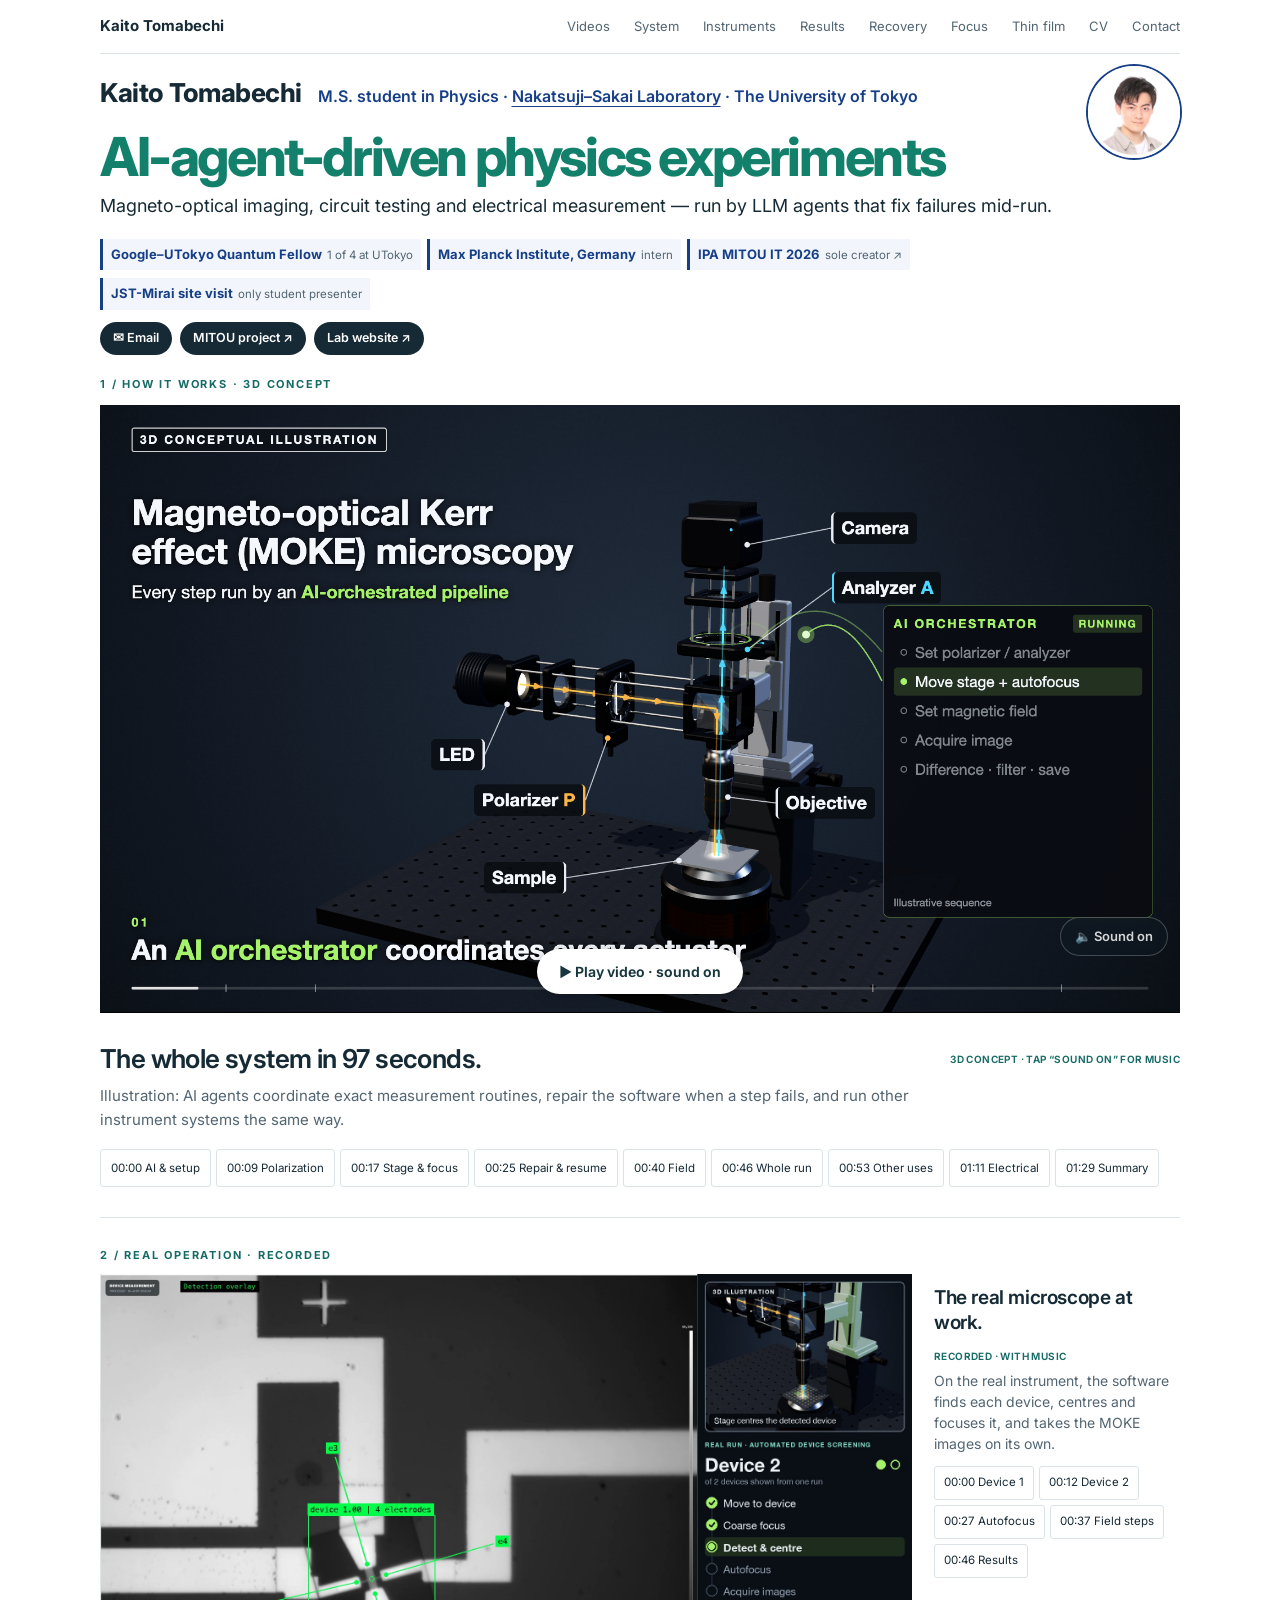
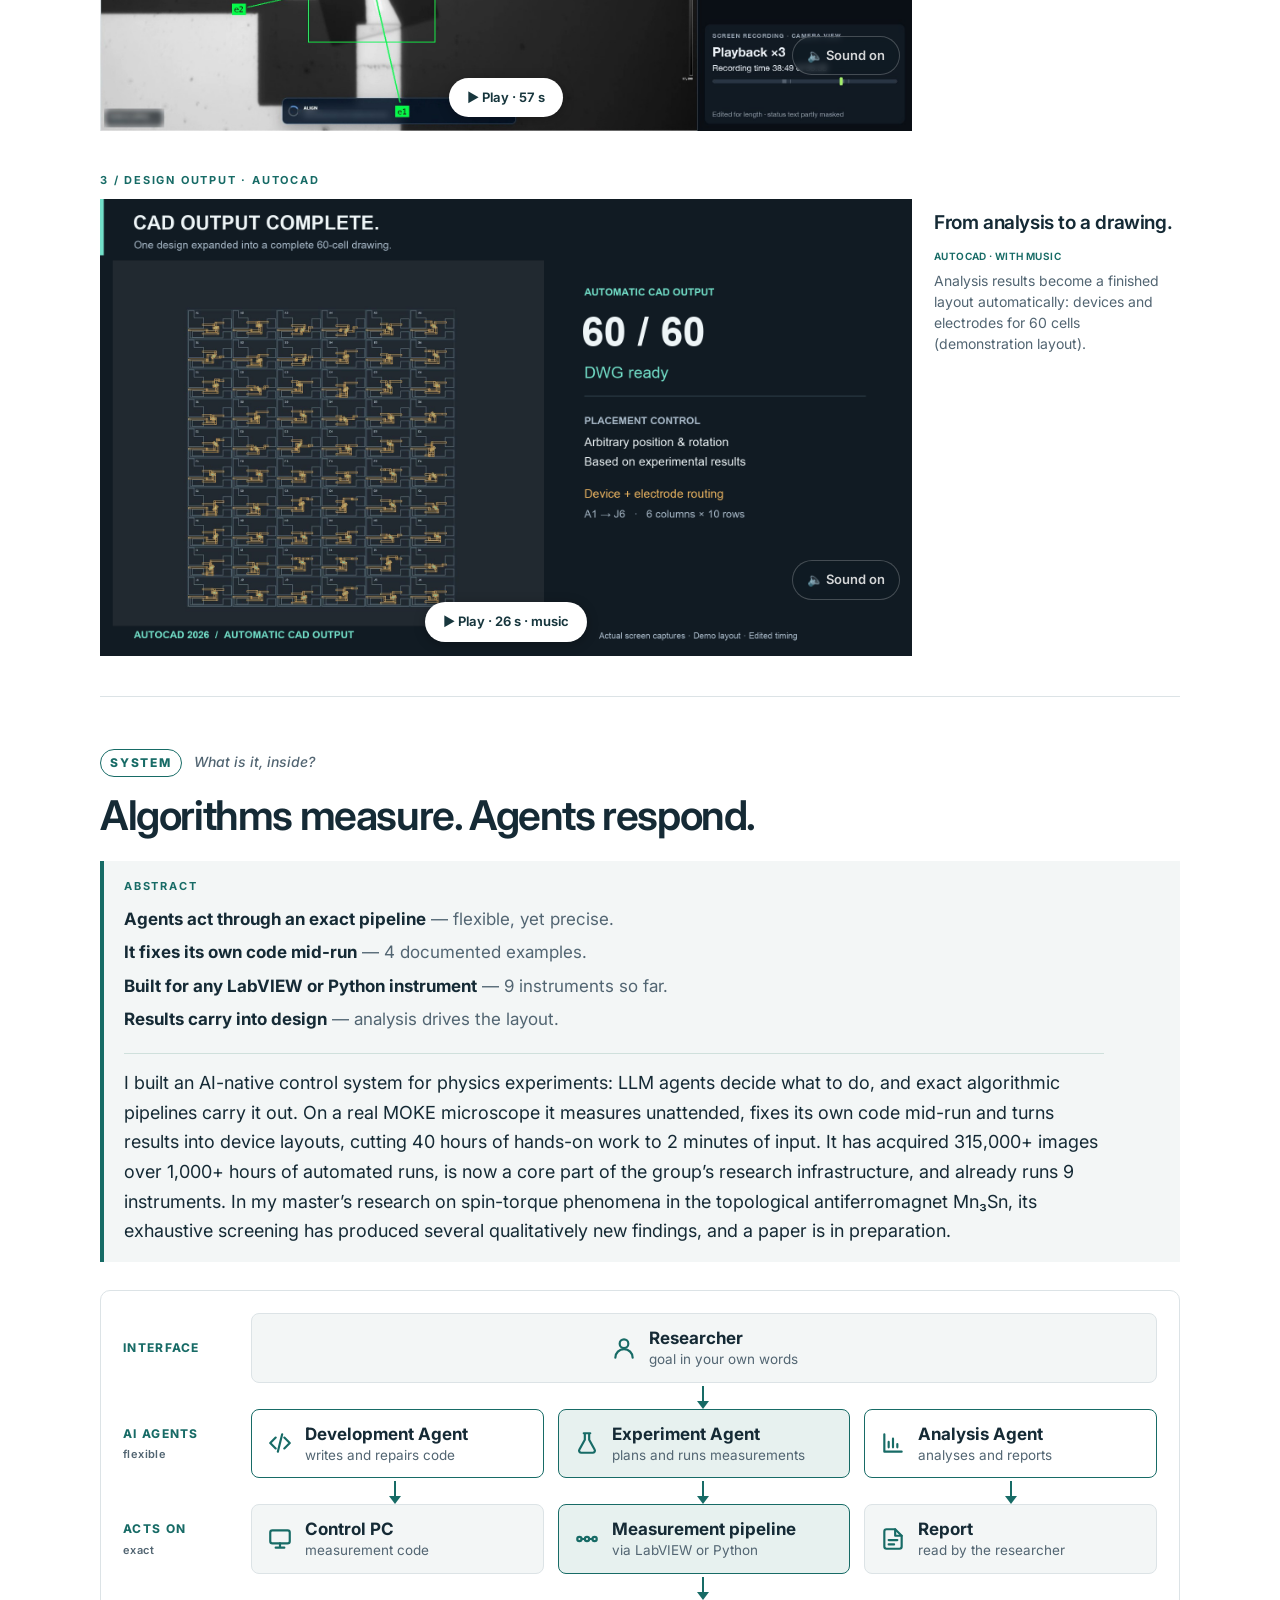
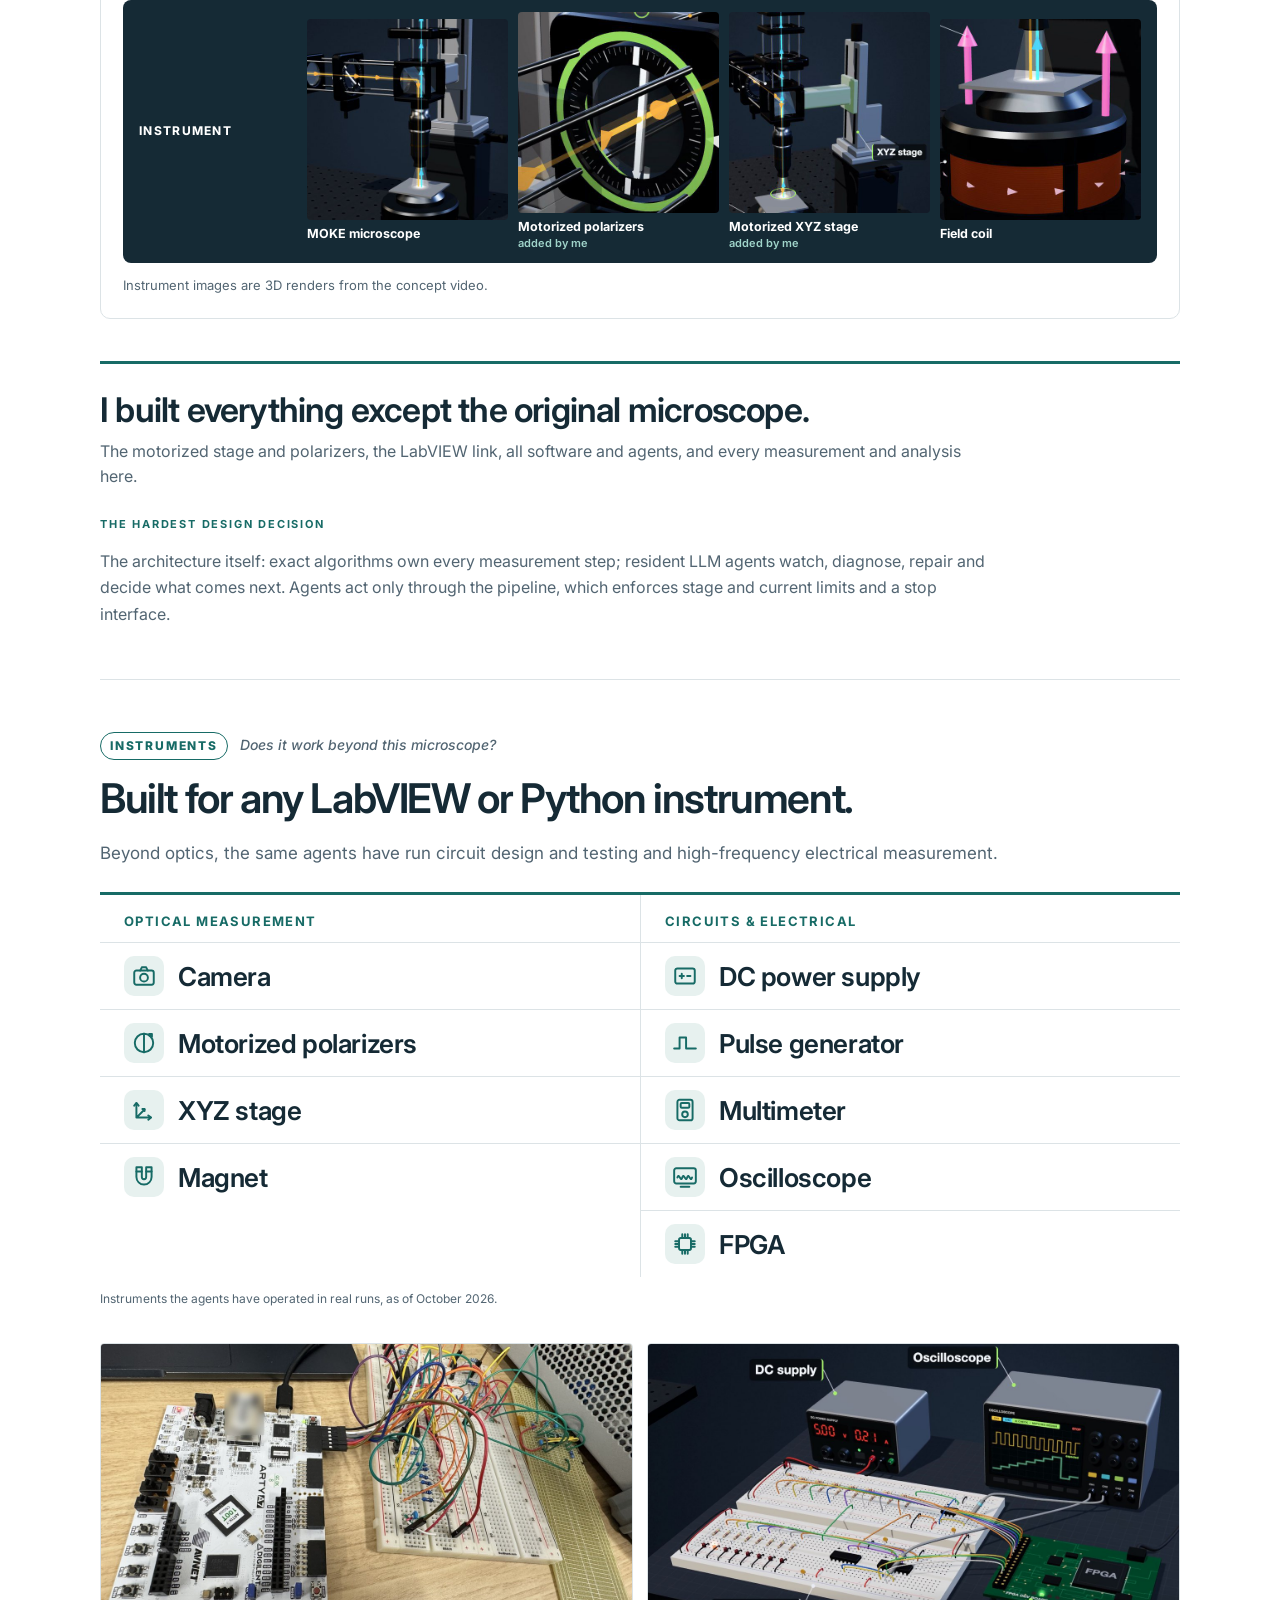
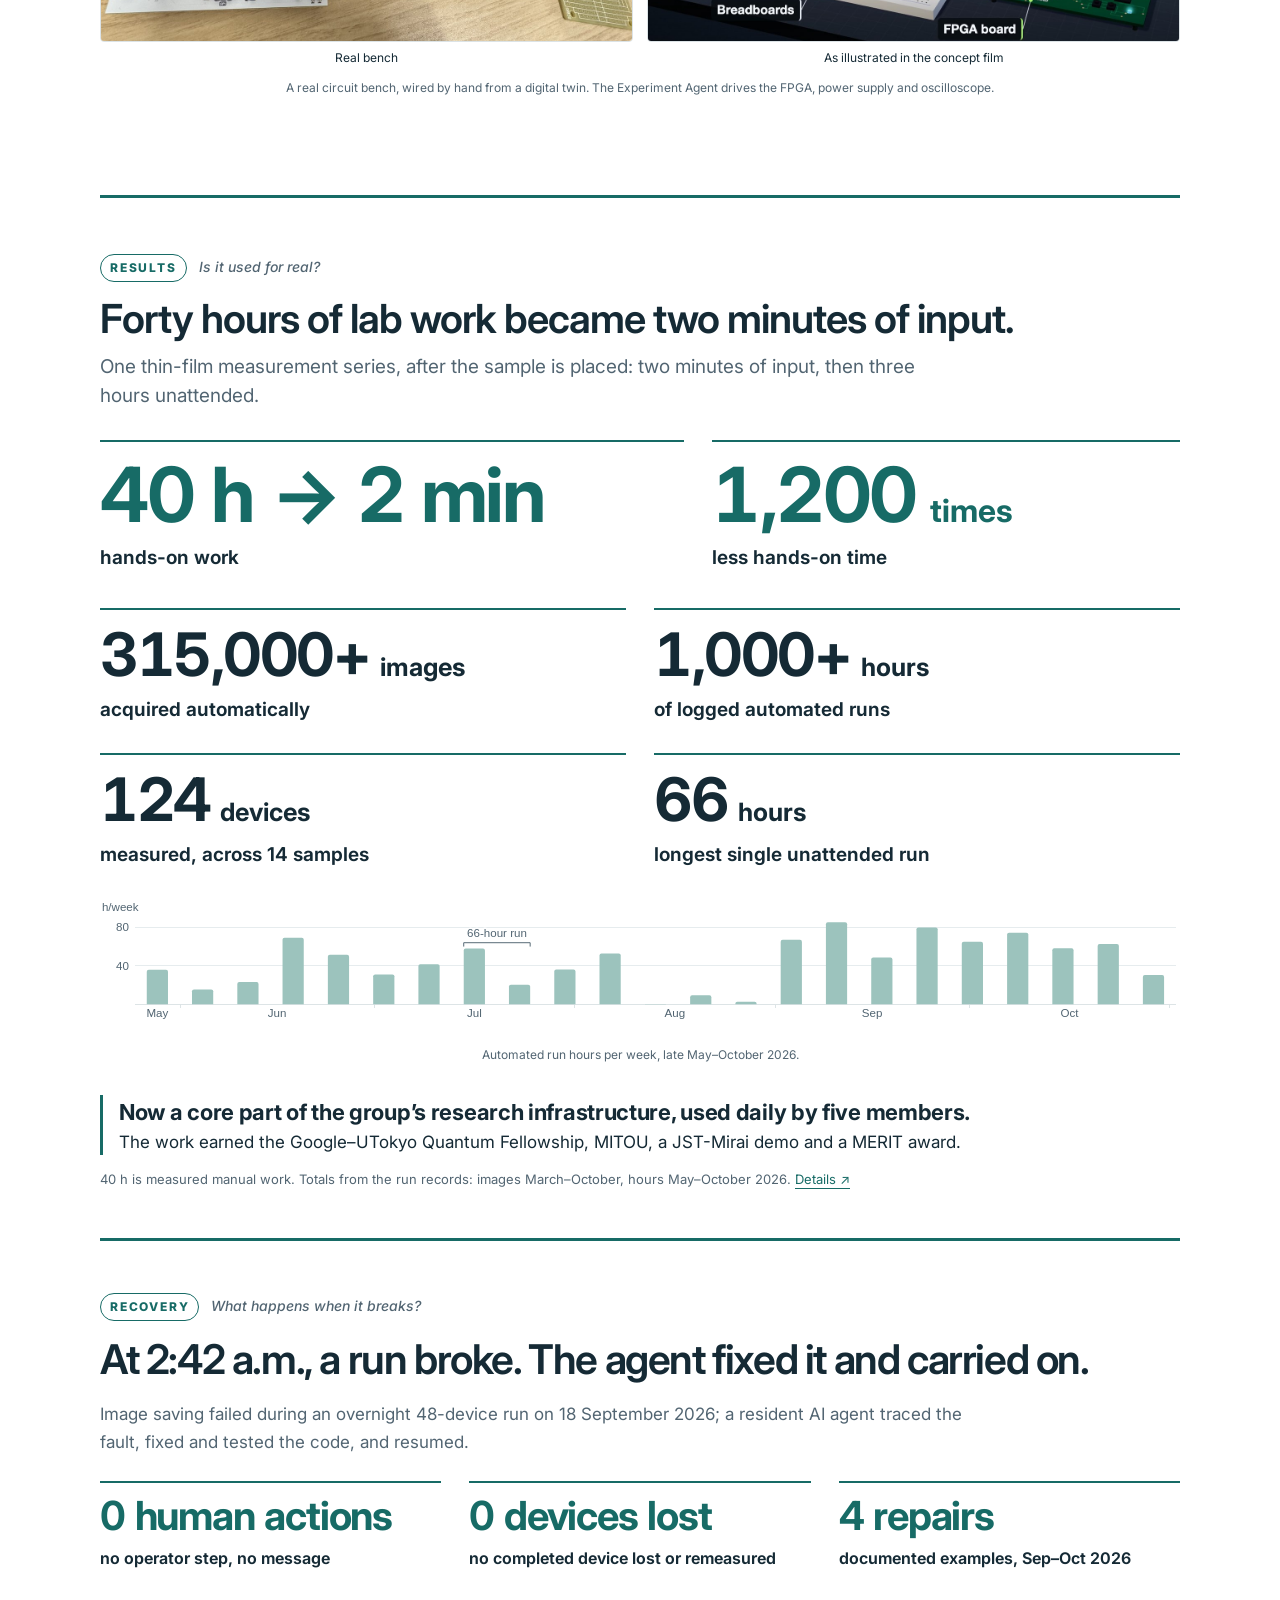
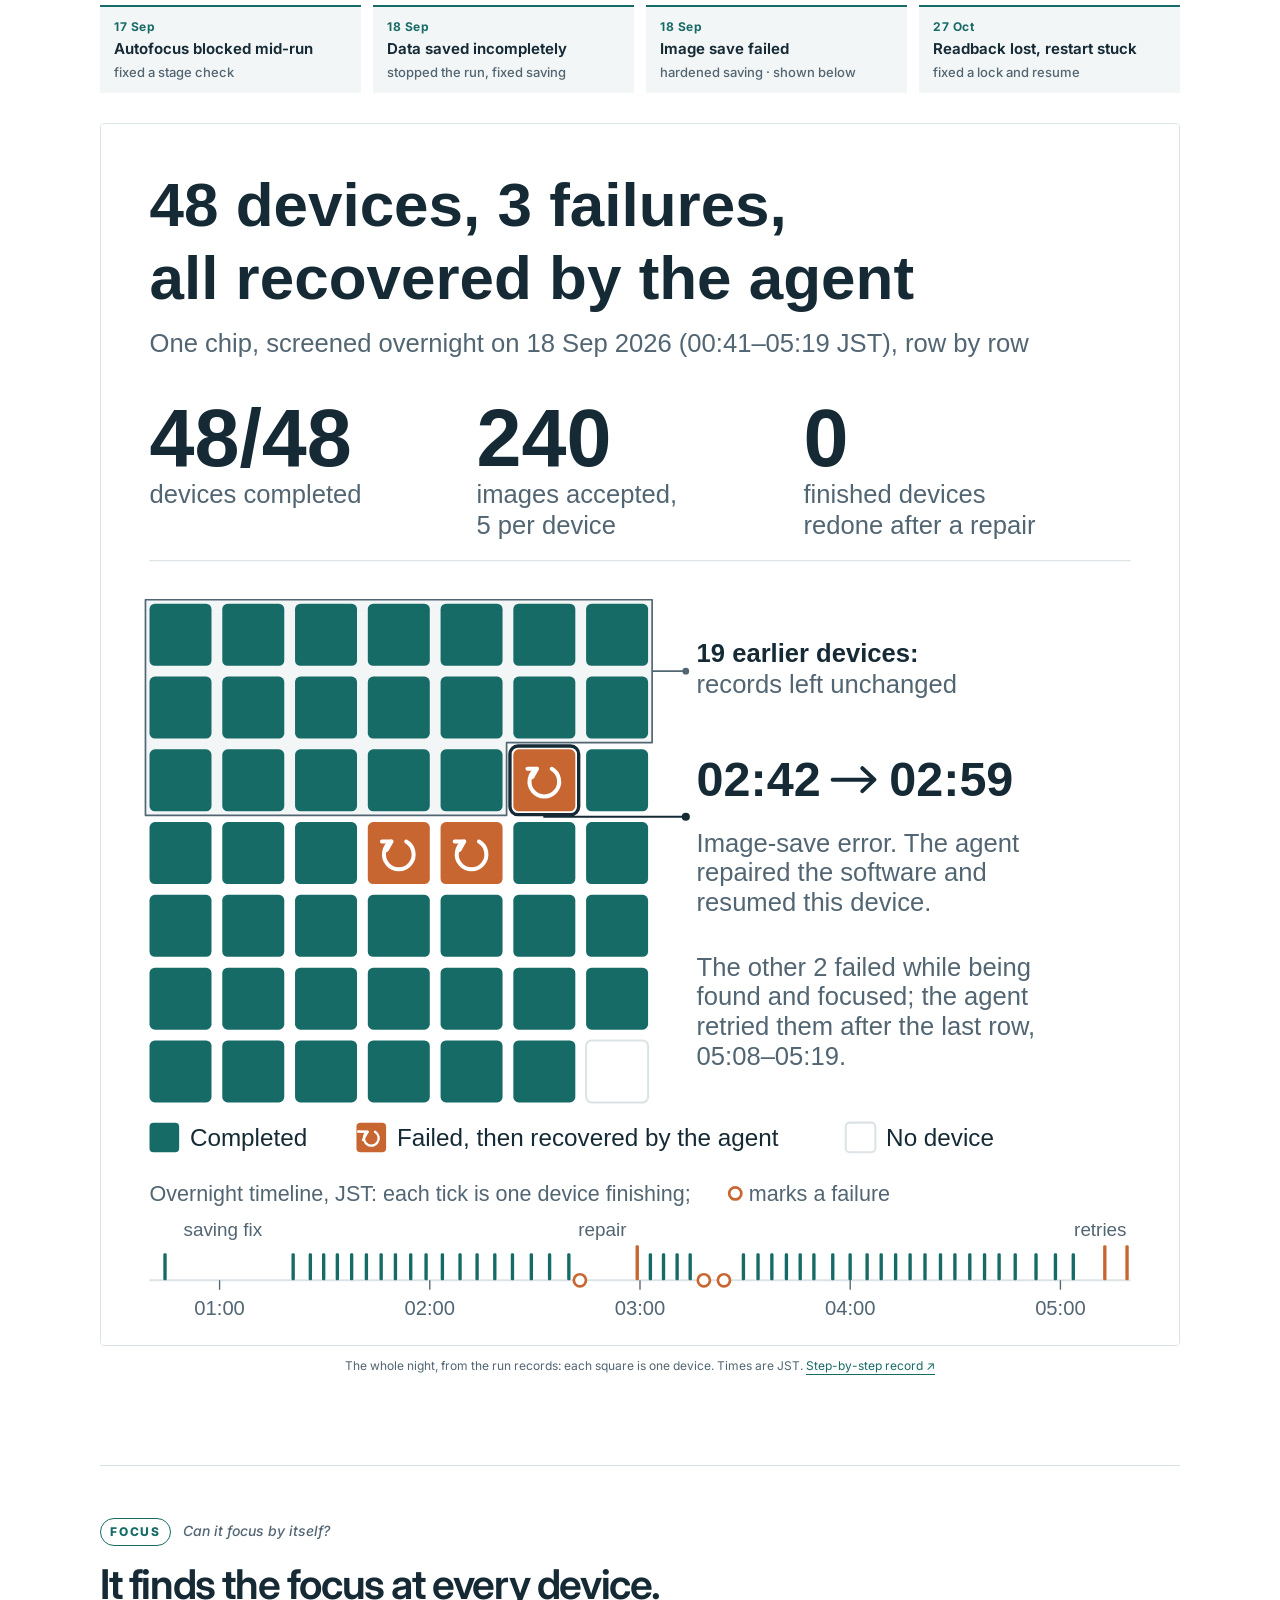
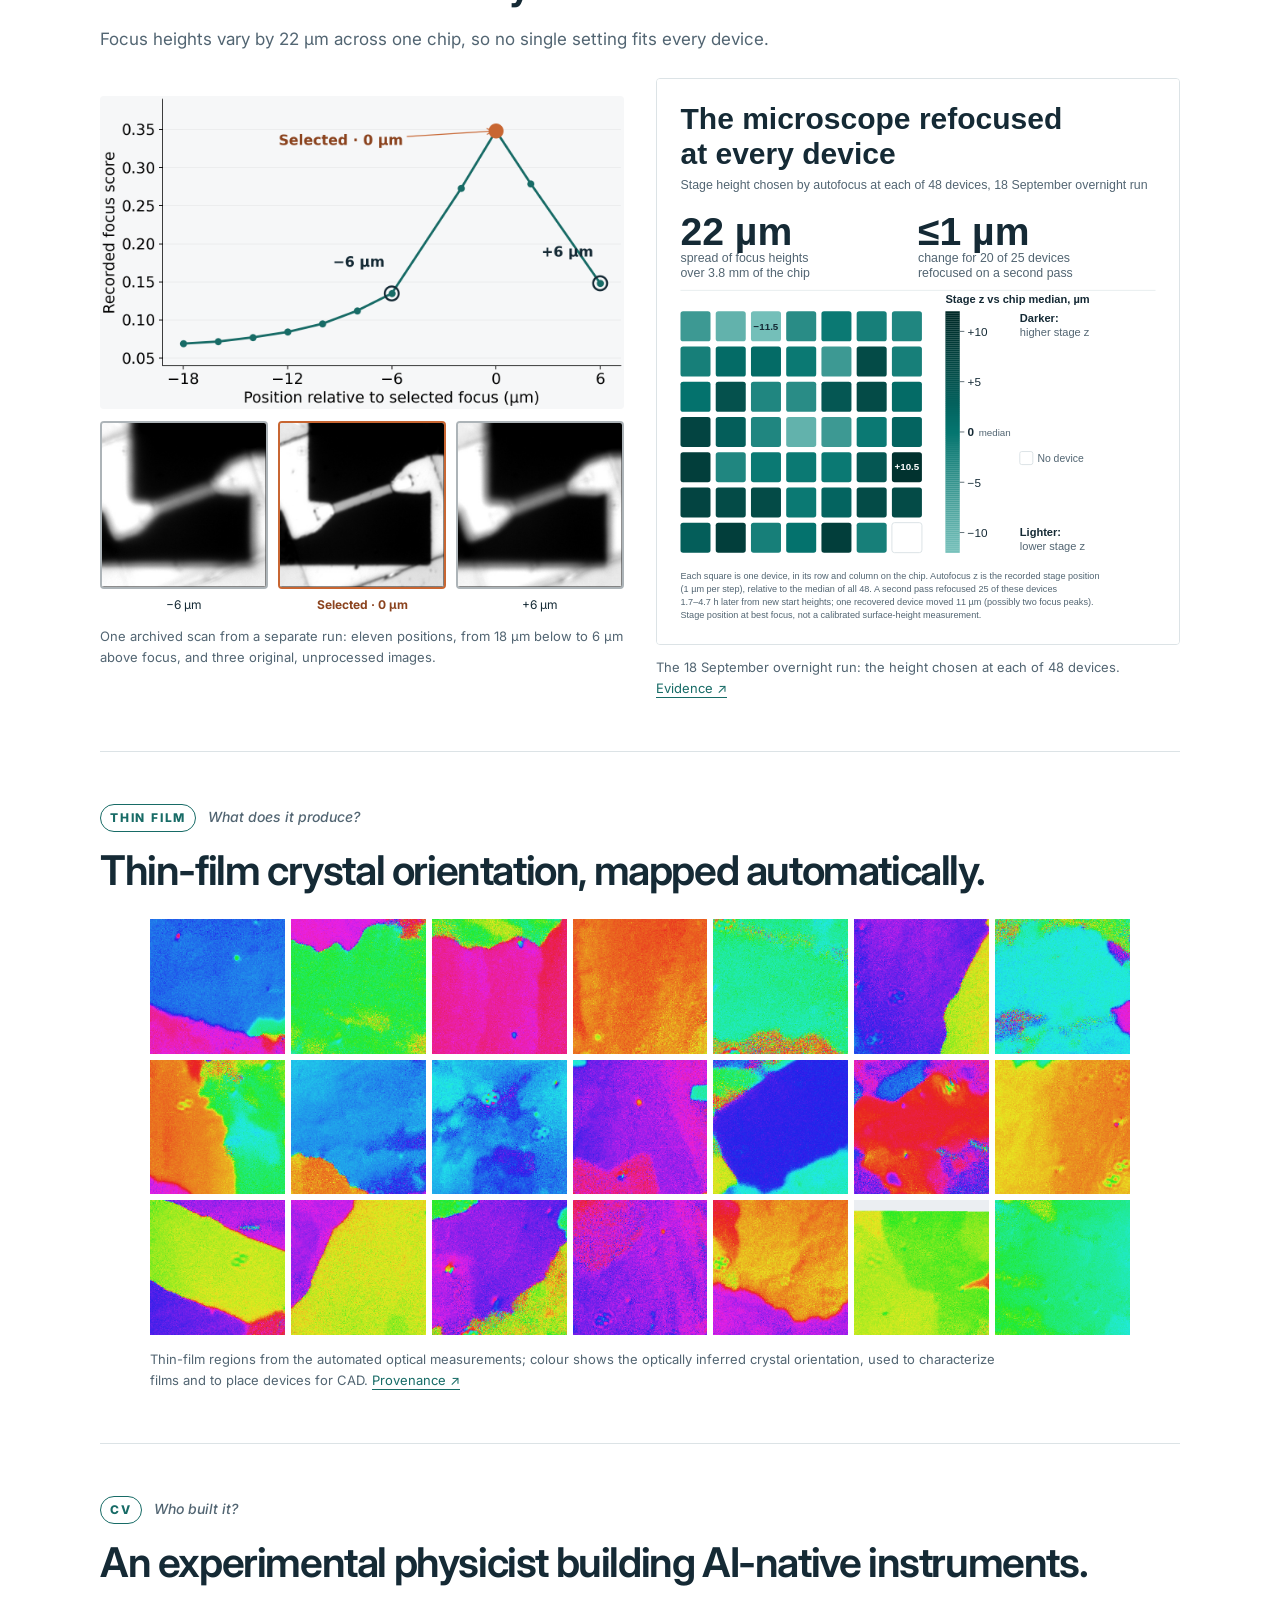
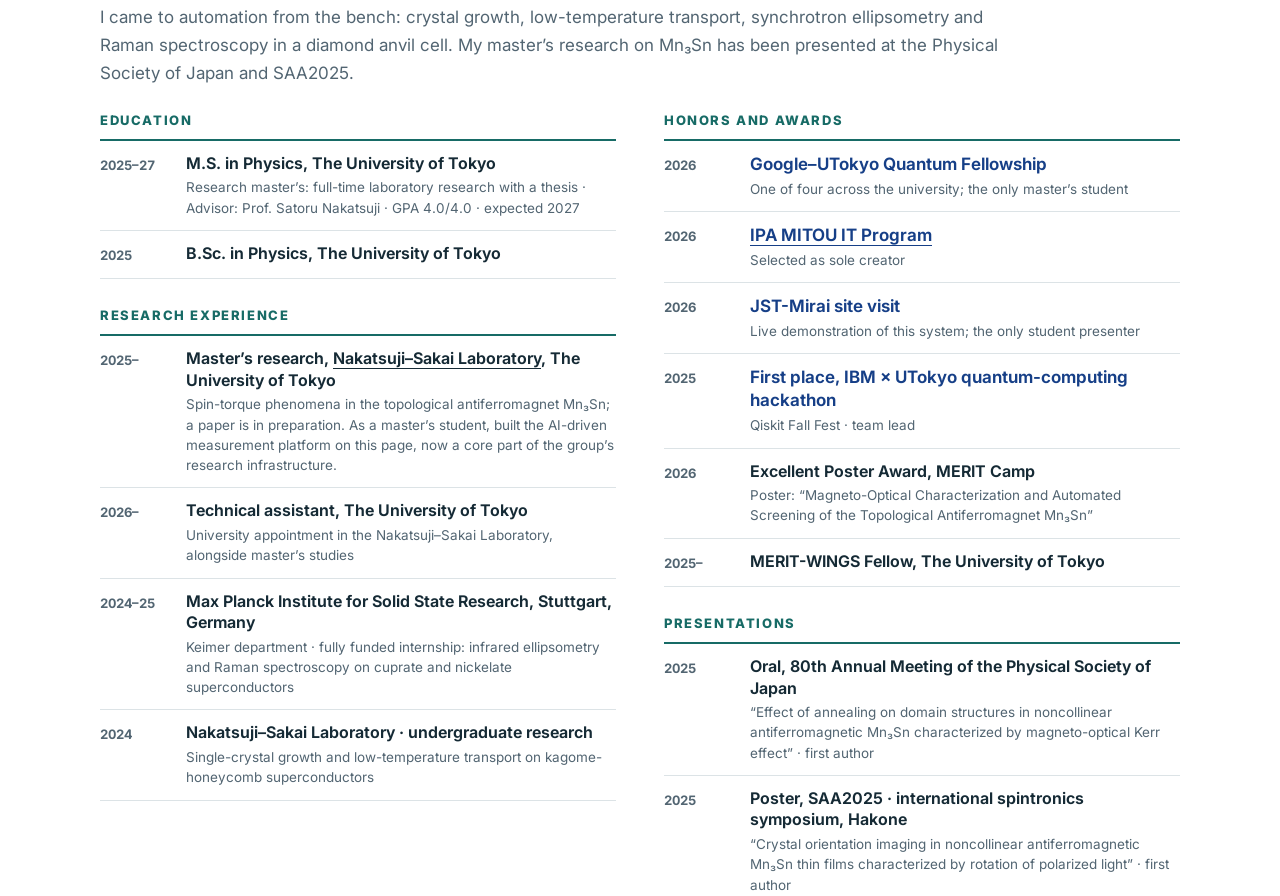
<file: index.html>
<!DOCTYPE html>

<html lang="en">
<head><meta charset="utf-8"/><meta content="width=device-width,initial-scale=1" name="viewport"/><link href="https://kaito-tomabechi.github.io/" rel="canonical"/><meta content="Kaito Tomabechi built AI agents that run physics experiments: a MOKE microscope, circuit testing and electrical measurement, with agents that repair the software mid-run." name="description"/><meta content="light" name="color-scheme"/><meta content="AI-agent-driven physics experiments — Kaito Tomabechi" property="og:title"/><meta content="AI agents that run physics experiments: a MOKE microscope, circuit testing and electrical measurement, with agents that repair the software mid-run." property="og:description"/><meta content="website" property="og:type"/><meta content="https://kaito-tomabechi.github.io/" property="og:url"/><meta content="https://kaito-tomabechi.github.io/assets/moke-concept-poster-v7.png" property="og:image"/><meta content="summary_large_image" name="twitter:card"/><title>AI-agent-driven physics experiments — Kaito Tomabechi</title><link href="https://fonts.googleapis.com" rel="preconnect"/><link crossorigin="" href="https://fonts.gstatic.com" rel="preconnect"/><link href="https://fonts.googleapis.com/css2?family=Inter:opsz,wght@14..32,400..800&amp;display=swap" rel="stylesheet"/><link href="assets/site.css" rel="stylesheet"/><script defer="" src="assets/portfolio.js"></script></head>
<body><a class="skip" href="#main">Skip to content</a>
<header class="masthead shell"><a class="name" href="#main">Kaito Tomabechi</a><nav aria-label="Main sections"><a href="#recording">Videos</a><a href="#system">System</a><a href="#instruments">Instruments</a><a href="#impact">Results</a><a href="#recovery">Recovery</a><a href="#focus">Focus</a><a href="#results">Thin film</a><a href="#about">CV</a><a href="#contact">Contact</a></nav></header>
<main class="shell" id="main">
<section class="intro compact"><div class="identity"><div class="id-visuals"><img alt="Kaito Tomabechi" class="headshot" height="480" src="assets/kaito-tomabechi.jpg" width="480"/></div><p class="id-line"><span class="id-name">Kaito Tomabechi</span><span class="id-role">M.S. student in Physics · <a href="https://nakatsuji-lab.phys.s.u-tokyo.ac.jp/">Nakatsuji–Sakai Laboratory</a> · The University of Tokyo</span></p></div><h1>AI-agent-driven physics experiments</h1><p class="lead">Magneto-optical imaging, circuit testing and electrical measurement — run by LLM agents that fix failures mid-run.</p><ul class="honors chips"><li><strong>Google–UTokyo Quantum Fellow</strong><span>1 of 4 at UTokyo</span></li><li><strong>Max Planck Institute, Germany</strong><span>intern</span></li><li><a href="https://www.ipa.go.jp/jinzai/mitou/it/2026/gaiyou-tk-3.html"><strong>IPA MITOU IT 2026</strong><span>sole creator ↗</span></a></li><li><strong>JST-Mirai site visit</strong><span>only student presenter</span></li></ul><nav aria-label="Links" class="link-buttons"><a href="mailto:kaito-tomabechi501665@g.ecc.u-tokyo.ac.jp">✉ Email</a><a href="https://www.ipa.go.jp/jinzai/mitou/it/2026/gaiyou-tk-3.html">MITOU project ↗</a><a href="https://nakatsuji-lab.phys.s.u-tokyo.ac.jp/">Lab website ↗</a></nav></section>
<section class="hero" id="recording"><p class="eyebrow film-step">1 / How it works · 3D concept</p><figure><div class="media-player"><video aria-label="97-second 3D concept: AI orchestration of a MOKE microscope with unattended software repair, then two other use cases run by the same AI layer, circuit design and test and high-frequency electrical measurement, with music and sound effects" controls="" height="1080" data-headlines='[[0,"01 · One objective: light down, reflection up"],[4.5,"01 · An AI orchestrator coordinates every actuator"],[9,"02 · Polarizer and analyzer angles, set by software"],[17.5,"03 · The stage moves the whole optical head"],[25,"03 · A step fails → the LLM patches it and resumes"],[40.5,"04 · Field along the sample normal, reversed by software"],[46.5,"05 · AI orchestrates the whole run"],[52.9,"Other use cases · The same AI layer runs other instrument systems"],[55.4,"Use case 1 · Circuit design & test"],[71.8,"Use case 2 · High-frequency electrical measurement"],[89.2,"Summary · One AI layer across instrument systems"]]' id="concept-video" muted="" playsinline="" poster="assets/moke-concept-poster-v7.png" preload="none" width="1920"><source src="assets/moke-concept-v7.mp4" type="video/mp4"/><a href="assets/moke-concept-v7.mp4">Open video</a></video><button aria-label="Play 97-second concept video with sound" class="poster-play" hidden="" type="button"><img alt="" height="1080" src="assets/moke-concept-poster-v7.png" width="1920"/><span class="play-label">▶ Play video · sound on</span></button><button class="sound-toggle" data-video="concept-video" hidden="" type="button">🔈 Sound on</button><div class="film-end" hidden=""><p>That was the concept. Next, the real system:</p><a href="#real-operation">Watch real operation →</a><button class="film-replay" type="button">↺ Replay</button></div></div><p aria-hidden="true" class="now-playing" data-video="concept-video"></p><figcaption><div class="caption-heading"><h2>The whole system in 97 seconds.</h2><span class="tag">3D concept · Tap “Sound on” for music</span></div><p>Illustration: AI agents coordinate exact measurement routines, repair the software when a step fails, and run other instrument systems the same way.</p></figcaption></figure><div aria-label="3D concept chapters" class="chapter-links"><button data-seek="0" data-video="concept-video">00:00 AI &amp; setup</button><button data-seek="9" data-video="concept-video">00:09 Polarization</button><button data-seek="17.5" data-video="concept-video">00:17 Stage &amp; focus</button><button data-seek="25" data-video="concept-video">00:25 Repair &amp; resume</button><button data-seek="40.5" data-video="concept-video">00:40 Field</button><button data-seek="46.5" data-video="concept-video">00:46 Whole run</button><button data-seek="52.9" data-video="concept-video">00:53 Other uses</button><button data-seek="70.8" data-video="concept-video">01:11 Electrical</button><button data-seek="88.6" data-video="concept-video">01:29 Summary</button></div><div class="video-rail"><figure class="rail-item" id="real-operation"><p class="eyebrow">2 / Real operation · recorded</p><div class="media-player"><video aria-label="57-second edited video: screen recording of the real microscope at 3 to 8 times speed, as software focuses and images two example devices from one run, including MOKE difference images; then a separate archived autofocus run, a field-step illustration, and results from other runs. Music, no speech." controls="" height="1080" id="overview-video" muted="" playsinline="" poster="assets/real-operation-poster.jpg?v=2" preload="metadata" width="1920"><source src="assets/real-operation.mp4?v=2" type="video/mp4"/><track kind="captions" label="English" src="assets/real-operation-en.vtt?v=2" srclang="en"/><track kind="chapters" label="Chapters" src="assets/real-operation-chapters.vtt?v=2" srclang="en"/><a href="assets/real-operation.mp4">Open video</a></video><button aria-label="Play the 57-second recorded operation video with music" class="poster-play" hidden="" type="button"><img alt="" height="1080" src="assets/real-operation-poster.jpg?v=2" width="1920"/><span class="play-label">▶ Play · 57 s</span></button><button class="sound-toggle" data-video="overview-video" hidden="" type="button">🔈 Sound on</button><div class="film-end" hidden=""><p>That was the real system.</p><a href="#impact">See the results ↓</a><button class="film-replay" type="button">↺ Replay</button></div></div><figcaption><h3>The real microscope at work.</h3><span class="tag">Recorded · with music</span><p>On the real instrument, the software finds each device, centres and focuses it, and takes the MOKE images on its own.</p></figcaption><div aria-label="Recorded operation chapters" class="chapter-links compact"><button data-seek="0" data-video="overview-video">00:00 Device 1</button><button data-seek="12.37" data-video="overview-video">00:12 Device 2</button><button data-seek="27.57" data-video="overview-video">00:27 Autofocus</button><button data-seek="37.37" data-video="overview-video">00:37 Field steps</button><button data-seek="46.77" data-video="overview-video">00:46 Results</button></div></figure><figure class="rail-item" id="cad-output"><p class="eyebrow">3 / Design output · AutoCAD</p><div class="media-player"><video aria-label="Automated CAD generation across 60 cells, with background music" controls="" height="1080" id="cad-video" loop="" muted="" playsinline="" poster="assets/autocad-automation-poster-v7.png" preload="metadata" width="1920"><source src="assets/autocad-automation-momentum-v7.mp4" type="video/mp4"/><a href="assets/autocad-automation-momentum-v7.mp4">Open video</a></video><button aria-label="Play the 26-second automated CAD output video with music" class="poster-play" hidden="" type="button"><img alt="" height="1080" src="assets/autocad-automation-poster-v7.png" width="1920"/><span class="play-label">▶ Play · 26 s · music</span></button><button class="sound-toggle" data-video="cad-video" hidden="" type="button">🔈 Sound on</button></div><figcaption><h3>From analysis to a drawing.</h3><span class="tag">AutoCAD · with music</span><p>Analysis results become a finished layout automatically: devices and electrodes for 60 cells (demonstration layout).</p></figcaption></figure></div></section>
<section aria-labelledby="system-title" class="chapter system" id="system"><div class="section-head"><p class="eyebrow sec"><span class="sec-name">System</span><span class="sec-q">What is it, inside?</span></p><h2 id="system-title">Algorithms measure. Agents respond.</h2></div><div class="abstract"><p class="eyebrow">Abstract</p><ul class="abstract-list"><li><strong>Agents act through an exact pipeline</strong> — flexible, yet precise.</li><li><strong>It fixes its own code mid-run</strong> — 4 documented examples.</li><li><strong>Built for any LabVIEW or Python instrument</strong> — 9 instruments so far.</li><li><strong>Results carry into design</strong> — analysis drives the layout.</li></ul><p class="abstract-text">I built an AI-native control system for physics experiments: LLM agents decide what to do, and exact algorithmic pipelines carry it out. On a real MOKE microscope it measures unattended, fixes its own code mid-run and turns results into device layouts, cutting 40 hours of hands-on work to 2 minutes of input. It has acquired 315,000+ images over 1,000+ hours of automated runs, is now a core part of the group’s research infrastructure, and already runs 9 instruments. In my master’s research on spin-torque phenomena in the topological antiferromagnet Mn₃Sn, its exhaustive screening has produced several qualitatively new findings, and a paper is in preparation.</p></div><figure aria-label="System architecture: the researcher gives a goal; three AI agents act on the control PC, the measurement pipeline and the report; the pipeline drives the instrument through LabVIEW or Python" class="arch"><div class="arch-row"><p class="arch-label">Interface</p><div class="arch-body"><div class="arch-card wide"><svg aria-hidden="true" class="ico" fill="none" stroke="currentColor" stroke-linecap="round" stroke-linejoin="round" stroke-width="2" viewBox="0 0 24 24"><circle cx="12" cy="8" r="4"/><path d="M4 21c0-4.4 3.6-8 8-8s8 3.6 8 8"/></svg><p><strong>Researcher</strong><small>goal in your own words</small></p></div></div></div><div aria-hidden="true" class="arch-arrows one"><i></i></div><div class="arch-row"><p class="arch-label">AI agents<small>flexible</small></p><div class="arch-body arch-cols"><div class="arch-card"><svg aria-hidden="true" class="ico" fill="none" stroke="currentColor" stroke-linecap="round" stroke-linejoin="round" stroke-width="2" viewBox="0 0 24 24"><path d="M8 7l-5 5 5 5M16 7l5 5-5 5M14 4l-4 16"/></svg><p><strong>Development Agent</strong><small>writes and repairs code</small></p></div><div class="arch-card main"><svg aria-hidden="true" class="ico" fill="none" stroke="currentColor" stroke-linecap="round" stroke-linejoin="round" stroke-width="2" viewBox="0 0 24 24"><path d="M9 3h6M10 3v6l-5 9a2 2 0 0 0 2 3h10a2 2 0 0 0 2-3l-5-9V3"/></svg><p><strong>Experiment Agent</strong><small>plans and runs measurements</small></p></div><div class="arch-card"><svg aria-hidden="true" class="ico" fill="none" stroke="currentColor" stroke-linecap="round" stroke-linejoin="round" stroke-width="2" viewBox="0 0 24 24"><path d="M4 20V4M4 20h16M8 16v-5M12 16V8M16 16v-3"/></svg><p><strong>Analysis Agent</strong><small>analyses and reports</small></p></div></div></div><div aria-hidden="true" class="arch-arrows three"><i></i><i></i><i></i></div><div class="arch-row"><p class="arch-label">Acts on<small>exact</small></p><div class="arch-body arch-cols"><div class="arch-target"><svg aria-hidden="true" class="ico" fill="none" stroke="currentColor" stroke-linecap="round" stroke-linejoin="round" stroke-width="2" viewBox="0 0 24 24"><rect x="3" y="4" width="18" height="12" rx="2"/><path d="M8 20h8M12 16v4"/></svg><p><strong>Control PC</strong><small>measurement code</small></p></div><div class="arch-target main"><svg aria-hidden="true" class="ico" fill="none" stroke="currentColor" stroke-linecap="round" stroke-linejoin="round" stroke-width="2" viewBox="0 0 24 24"><circle cx="5" cy="12" r="2"/><circle cx="12" cy="12" r="2"/><circle cx="19" cy="12" r="2"/><path d="M7 12h3M14 12h3"/></svg><p><strong>Measurement pipeline</strong><small>via LabVIEW or Python</small></p></div><div class="arch-target"><svg aria-hidden="true" class="ico" fill="none" stroke="currentColor" stroke-linecap="round" stroke-linejoin="round" stroke-width="2" viewBox="0 0 24 24"><path d="M14 3H6a2 2 0 0 0-2 2v14a2 2 0 0 0 2 2h12a2 2 0 0 0 2-2V9z"/><path d="M14 3v6h6M8 13h8M8 17h5"/></svg><p><strong>Report</strong><small>read by the researcher</small></p></div></div></div><div aria-hidden="true" class="arch-arrows mid"><i></i></div><div class="stack-row s-inst"><p class="stack-label">Instrument</p><div class="stack-body gallery"><figure><img alt="MOKE microscope" height="480" loading="lazy" src="assets/arch-microscope.jpg" width="480"/><figcaption>MOKE microscope</figcaption></figure><figure class="added"><img alt="Motorized polarizer" height="480" loading="lazy" src="assets/arch-polarizer.jpg" width="480"/><figcaption>Motorized polarizers<em>added by me</em></figcaption></figure><figure class="added"><img alt="Motorized XYZ stage" height="480" loading="lazy" src="assets/arch-stage.jpg" width="480"/><figcaption>Motorized XYZ stage<em>added by me</em></figcaption></figure><figure><img alt="Field coil" height="480" loading="lazy" src="assets/arch-coil.jpg" width="480"/><figcaption>Field coil</figcaption></figure></div></div><p class="stack-note">Instrument images are 3D renders from the concept video.</p></figure><div class="built-claim"><h3>I built everything except the original microscope.</h3><p>The motorized stage and polarizers, the LabVIEW link, all software and agents, and every measurement and analysis here.</p></div><div class="design-note"><p class="eyebrow">The hardest design decision</p><p>The architecture itself: exact algorithms own every measurement step; resident LLM agents watch, diagnose, repair and decide what comes next. Agents act only through the pipeline, which enforces stage and current limits and a stop interface.</p></div></section>
<section aria-labelledby="instruments-title" class="chapter instruments" id="instruments"><div class="section-head"><p class="eyebrow sec"><span class="sec-name">Instruments</span><span class="sec-q">Does it work beyond this microscope?</span></p><h2 id="instruments-title">Built for any LabVIEW or Python instrument.</h2><p>Beyond optics, the same agents have run circuit design and testing and high-frequency electrical measurement.</p></div><div class="instrument-table" role="table" aria-label="Instruments the agents have operated"><div class="inst-col" role="rowgroup"><p class="inst-head" role="row">Optical measurement</p><ul><li><svg aria-hidden="true" class="inst-ico" fill="none" stroke="currentColor" stroke-linecap="round" stroke-linejoin="round" stroke-width="1.8" viewBox="0 0 24 24"><rect x="3" y="7" width="18" height="13" rx="2"/><circle cx="12" cy="13.5" r="3.6"/><path d="M8.5 7l1.5-3h4l1.5 3"/></svg><span>Camera</span></li><li><svg aria-hidden="true" class="inst-ico" fill="none" stroke="currentColor" stroke-linecap="round" stroke-linejoin="round" stroke-width="1.8" viewBox="0 0 24 24"><circle cx="12" cy="12" r="8.5"/><path d="M12 3.5v17"/><path d="M17.5 5.5l1.8-1.8M19.3 3.7v2.6M19.3 3.7h-2.6"/></svg><span>Motorized polarizers</span></li><li><svg aria-hidden="true" class="inst-ico" fill="none" stroke="currentColor" stroke-linecap="round" stroke-linejoin="round" stroke-width="1.8" viewBox="0 0 24 24"><path d="M5 19V6M5 19h13M5 19l7.5-7.5"/><path d="M3 8l2-2.5L7 8M16 17l2.5 2-2.5 2M10.5 11h2v2"/></svg><span>XYZ stage</span></li><li><svg aria-hidden="true" class="inst-ico" fill="none" stroke="currentColor" stroke-linecap="round" stroke-linejoin="round" stroke-width="1.8" viewBox="0 0 24 24"><path d="M5 3h5v9a2 2 0 0 0 4 0V3h5v9a7 7 0 0 1-14 0z"/><path d="M5 7h5M14 7h5"/></svg><span>Magnet</span></li></ul></div><div class="inst-col" role="rowgroup"><p class="inst-head" role="row">Circuits &amp; electrical</p><ul><li><svg aria-hidden="true" class="inst-ico" fill="none" stroke="currentColor" stroke-linecap="round" stroke-linejoin="round" stroke-width="1.8" viewBox="0 0 24 24"><rect x="3" y="5" width="18" height="14" rx="2"/><path d="M7 12h4M9 10v4M14 12h3"/></svg><span>DC power supply</span></li><li><svg aria-hidden="true" class="inst-ico" fill="none" stroke="currentColor" stroke-linecap="round" stroke-linejoin="round" stroke-width="1.8" viewBox="0 0 24 24"><path d="M2 17h5V7h6v10h9"/></svg><span>Pulse generator</span></li><li><svg aria-hidden="true" class="inst-ico" fill="none" stroke="currentColor" stroke-linecap="round" stroke-linejoin="round" stroke-width="1.8" viewBox="0 0 24 24"><rect x="5" y="2.5" width="14" height="19" rx="2"/><rect x="8" y="5.5" width="8" height="4.5" rx="1"/><circle cx="12" cy="16" r="2.6"/></svg><span>Multimeter</span></li><li><svg aria-hidden="true" class="inst-ico" fill="none" stroke="currentColor" stroke-linecap="round" stroke-linejoin="round" stroke-width="1.8" viewBox="0 0 24 24"><rect x="2" y="4" width="20" height="14" rx="2"/><path d="M5 12.5c1.5-5 3 5 4.5 0s3 5 4.5 0 3 5 4.5 0"/><path d="M8 21h8"/></svg><span>Oscilloscope</span></li><li><svg aria-hidden="true" class="inst-ico" fill="none" stroke="currentColor" stroke-linecap="round" stroke-linejoin="round" stroke-width="1.8" viewBox="0 0 24 24"><rect x="6.5" y="6.5" width="11" height="11" rx="1.5"/><path d="M9.5 3v3.5M12 3v3.5M14.5 3v3.5M9.5 17.5V21M12 17.5V21M14.5 17.5V21M3 9.5h3.5M3 12h3.5M3 14.5h3.5M17.5 9.5H21M17.5 12H21M17.5 14.5H21"/></svg><span>FPGA</span></li></ul></div></div><p class="fine">Instruments the agents have operated in real runs, as of October 2026.</p><figure class="data-figure bench-pair"><div class="bench-images"><figure><img alt="Real circuit bench: an FPGA development board connected by jumper wires to a hand-wired breadboard circuit" height="720" loading="lazy" src="assets/circuit-bench.jpg" width="1280"/><figcaption>Real bench</figcaption></figure><figure><img alt="Illustration from the concept film: DC supply, oscilloscope, breadboards and FPGA board" height="720" loading="lazy" src="assets/circuit-bench-twin.jpg" width="1280"/><figcaption>As illustrated in the concept film</figcaption></figure></div><figcaption>A real circuit bench, wired by hand from a digital twin. The Experiment Agent drives the FPGA, power supply and oscilloscope.</figcaption></figure></section>
<section aria-labelledby="impact-title" class="impact" id="impact"><p class="eyebrow sec"><span class="sec-name">Results</span><span class="sec-q">Is it used for real?</span></p><h2 id="impact-title">Forty hours of lab work became two minutes of input.</h2><p class="impact-sub">One thin-film measurement series, after the sample is placed: two minutes of input, then three hours unattended.</p><div class="impact-pair"><div><strong>40 h → 2 min</strong><span>hands-on work</span></div><div><strong>1,200<small> times</small></strong><span>less hands-on time</span></div></div><div class="impact-totals"><div><strong>315,000+<small> images</small></strong><span>acquired automatically</span></div><div><strong>1,000+<small> hours</small></strong><span>of logged automated runs</span></div><div><strong>124<small> devices</small></strong><span>measured, across 14 samples</span></div><div><strong>66<small> hours</small></strong><span>longest single unattended run</span></div></div><figure class="data-figure weekly"><img alt="Bar chart of all logged automated run hours per week from late May to October 2026, about 1,013 hours in total: most weeks log 20 to 85 hours; the 66-hour unattended run spans the weeks of 13 and 20 July" height="140" src="assets/weekly-hours.svg" width="1120"/><figcaption>Automated run hours per week, late May–October 2026.</figcaption></figure><p class="real-use"><strong>Now a core part of the group’s research infrastructure, used daily by five members.</strong> The work earned the Google–UTokyo Quantum Fellowship, MITOU, a JST-Mirai demo and a MERIT award.</p><p class="impact-note">40 h is measured manual work. Totals from the run records: images March–October, hours May–October 2026. <a href="docs/evidence.html#impact">Details ↗</a></p></section>
<section class="chapter recovery" id="recovery"><div class="section-head"><p class="eyebrow sec"><span class="sec-name">Recovery</span><span class="sec-q">What happens when it breaks?</span></p><h2>At 2:42 a.m., a run broke. The agent fixed it and carried on.</h2><p>Image saving failed during an overnight 48-device run on 18 September 2026; a resident AI agent traced the fault, fixed and tested the code, and resumed.</p></div><div class="recovery-numbers"><div><strong>0 human actions</strong><span>no operator step, no message</span></div><div><strong>0 devices lost</strong><span>no completed device lost or remeasured</span></div><div><strong>4 repairs</strong><span>documented examples, Sep–Oct 2026</span></div></div><ol class="repair-list" aria-label="Four documented repairs"><li><time>17 Sep</time>Autofocus blocked mid-run<span>fixed a stage check</span></li><li><time>18 Sep</time>Data saved incompletely<span>stopped the run, fixed saving</span></li><li><time>18 Sep</time>Image save failed<span>hardened saving · shown below</span></li><li><time>27 Oct</time>Readback lost, restart stuck<span>fixed a lock and resume</span></li></ol><figure class="data-figure"><picture><source media="(max-width: 700px)" srcset="assets/overnight-run-map-portrait.svg"/><img alt="Operations map of the overnight 18 September 2026 run: 48 of 48 devices completed, 240 images, three device failures each recovered by the agent, and no finished device redone" height="1134" src="assets/overnight-run-map.svg" width="2400"/></picture><figcaption>The whole night, from the run records: each square is one device. Times are JST. <a href="docs/evidence.html#recovery">Step-by-step record ↗</a></figcaption></figure></section>
<section class="chapter" id="focus"><div class="section-head"><p class="eyebrow sec"><span class="sec-name">Focus</span><span class="sec-q">Can it focus by itself?</span></p><h2>It finds the focus at every device.</h2><p>Focus heights vary by 22 µm across one chip, so no single setting fits every device.</p></div><div class="focus-pair"><figure class="focus-scan"><img alt="Recorded scores at eleven focus positions, with the selected position at zero" class="focus-chart" height="774" loading="lazy" src="assets/focus-score.png" width="1296"/><div class="focus-images"><figure><img alt="Same device in the focus scan, six micrometres below the selected position" height="396" loading="lazy" src="assets/focus-scan-low.jpg" width="396"/><figcaption>−6 µm</figcaption></figure><figure class="chosen"><img alt="The same device at the selected focus position" height="396" loading="lazy" src="assets/focus-scan-best.jpg" width="396"/><figcaption>Selected · 0 µm</figcaption></figure><figure><img alt="Same device in the focus scan, six micrometres above the selected position" height="396" loading="lazy" src="assets/focus-scan-high.jpg" width="396"/><figcaption>+6 µm</figcaption></figure></div><figcaption>One archived scan from a separate run: eleven positions, from 18 µm below to 6 µm above focus, and three original, unprocessed images.</figcaption></figure><figure class="focus-night"><img alt="Autofocus height map for the 18 September overnight run: the stage height chosen at each of 48 devices spans 22 micrometres; 20 of 25 devices refocused on a second pass changed by 1 micrometre or less" height="1732" src="assets/focus-height-map.svg" width="1600"/><figcaption>The 18 September overnight run: the height chosen at each of 48 devices. <a href="docs/evidence.html#focus">Evidence ↗</a></figcaption></figure></div></section>
<section class="chapter" id="results"><div class="section-head"><p class="eyebrow sec"><span class="sec-name">Thin film</span><span class="sec-q">What does it produce?</span></p><h2>Thin-film crystal orientation, mapped automatically.</h2></div><figure class="film-grid-figure"><div class="film-grid"><img alt="" height="360" loading="lazy" src="assets/film-orientation-01.png" width="360"/><img alt="" height="360" loading="lazy" src="assets/film-orientation-02.png" width="360"/><img alt="" height="360" loading="lazy" src="assets/film-orientation-03.png" width="360"/><img alt="" height="360" loading="lazy" src="assets/film-orientation-04.png" width="360"/><img alt="" height="360" loading="lazy" src="assets/film-orientation-05.png" width="360"/><img alt="" height="360" loading="lazy" src="assets/film-orientation-06.png" width="360"/><img alt="" height="360" loading="lazy" src="assets/film-orientation-07.png" width="360"/><img alt="" height="360" loading="lazy" src="assets/film-orientation-08.png" width="360"/><img alt="" height="360" loading="lazy" src="assets/film-orientation-09.png" width="360"/><img alt="" height="360" loading="lazy" src="assets/film-orientation-10.png" width="360"/><img alt="" height="360" loading="lazy" src="assets/film-orientation-11.png" width="360"/><img alt="" height="360" loading="lazy" src="assets/film-orientation-12.png" width="360"/><img alt="" height="360" loading="lazy" src="assets/film-orientation-13.png" width="360"/><img alt="" height="360" loading="lazy" src="assets/film-orientation-14.png" width="360"/><img alt="" height="360" loading="lazy" src="assets/film-orientation-15.png" width="360"/><img alt="" height="360" loading="lazy" src="assets/film-orientation-16.png" width="360"/><img alt="" height="360" loading="lazy" src="assets/film-orientation-17.png" width="360"/><img alt="" height="360" loading="lazy" src="assets/film-orientation-18.png" width="360"/><img alt="" height="360" loading="lazy" src="assets/film-orientation-19.png" width="360"/><img alt="" height="360" loading="lazy" src="assets/film-orientation-20.png" width="360"/><img alt="" height="360" loading="lazy" src="assets/film-orientation-21.png" width="360"/></div><figcaption>Thin-film regions from the automated optical measurements; colour shows the optically inferred crystal orientation, used to characterize films and to place devices for CAD. <a href="docs/media.html#film-orientation-crops">Provenance ↗</a></figcaption></figure></section>
<section class="chapter cv-section" id="about"><div class="section-head"><p class="eyebrow sec"><span class="sec-name">CV</span><span class="sec-q">Who built it?</span></p><h2>An experimental physicist building AI-native instruments.</h2><p>I came to automation from the bench: crystal growth, low-temperature transport, synchrotron ellipsometry and Raman spectroscopy in a diamond anvil cell. My master’s research on Mn₃Sn has been presented at the Physical Society of Japan and SAA2025.</p></div><div class="cv"><div class="cv-col"><div class="cv-group"><h3>Education</h3><ol class="cv-rows"><li><span class="cv-date">2025–27</span><div><strong>M.S. in Physics, The University of Tokyo</strong><span>Research master’s: full-time laboratory research with a thesis · Advisor: Prof. Satoru Nakatsuji · GPA 4.0/4.0 · expected 2027</span></div></li><li><span class="cv-date">2025</span><div><strong>B.Sc. in Physics, The University of Tokyo</strong></div></li></ol></div><div class="cv-group"><h3>Research experience</h3><ol class="cv-rows"><li><span class="cv-date">2025–</span><div><strong>Master’s research, <a href="https://nakatsuji-lab.phys.s.u-tokyo.ac.jp/">Nakatsuji–Sakai Laboratory</a>, The University of Tokyo</strong><span>Spin-torque phenomena in the topological antiferromagnet Mn₃Sn; a paper is in preparation. As a master’s student, built the AI-driven measurement platform on this page, now a core part of the group’s research infrastructure.</span></div></li><li><span class="cv-date">2026–</span><div><strong>Technical assistant, The University of Tokyo</strong><span>University appointment in the Nakatsuji–Sakai Laboratory, alongside master’s studies</span></div></li><li><span class="cv-date">2024–25</span><div><strong>Max Planck Institute for Solid State Research, Stuttgart, Germany</strong><span>Keimer department · fully funded internship: infrared ellipsometry and Raman spectroscopy on cuprate and nickelate superconductors</span></div></li><li><span class="cv-date">2024</span><div><strong>Nakatsuji–Sakai Laboratory · undergraduate research</strong><span>Single-crystal growth and low-temperature transport on kagome-honeycomb superconductors</span></div></li></ol></div></div><div class="cv-col"><div class="cv-group"><h3>Honors and awards</h3><ol class="cv-rows"><li class="major"><span class="cv-date">2026</span><div><strong>Google–UTokyo Quantum Fellowship</strong><span>One of four across the university; the only master’s student</span></div></li><li class="major"><span class="cv-date">2026</span><div><strong><a href="https://www.ipa.go.jp/jinzai/mitou/it/2026/gaiyou-tk-3.html">IPA MITOU IT Program</a></strong><span>Selected as sole creator</span></div></li><li class="major"><span class="cv-date">2026</span><div><strong>JST-Mirai site visit</strong><span>Live demonstration of this system; the only student presenter</span></div></li><li class="major"><span class="cv-date">2025</span><div><strong>First place, IBM × UTokyo quantum-computing hackathon</strong><span>Qiskit Fall Fest · team lead</span></div></li><li><span class="cv-date">2026</span><div><strong>Excellent Poster Award, MERIT Camp</strong><span>Poster: “Magneto-Optical Characterization and Automated Screening of the Topological Antiferromagnet Mn₃Sn”</span></div></li><li><span class="cv-date">2025–</span><div><strong>MERIT-WINGS Fellow, The University of Tokyo</strong></div></li></ol></div><div class="cv-group"><h3>Presentations</h3><ol class="cv-rows"><li><span class="cv-date">2025</span><div><strong>Oral, 80th Annual Meeting of the Physical Society of Japan</strong><span>“Effect of annealing on domain structures in noncollinear antiferromagnetic Mn₃Sn characterized by magneto-optical Kerr effect” · first author</span></div></li><li><span class="cv-date">2025</span><div><strong>Poster, SAA2025 · international spintronics symposium, Hakone</strong><span>“Crystal orientation imaging in noncollinear antiferromagnetic Mn₃Sn thin films characterized by rotation of polarized light” · first author</span></div></li></ol></div></div></div></section>
<section class="contact closing" id="contact"><p class="eyebrow sec"><span class="sec-name">Next</span><span class="sec-q">What next?</span></p><h2>Change what condensed&#8209;matter experiments can do.</h2><p>Next, I want to bring agentic experiments to quantum materials, where new behaviour often hides in a narrow window of samples and conditions, and to search that window far more thoroughly than a person can.</p><p class="ask">I am applying to PhD programs for Fall 2027.</p><p class="id-role">Kaito Tomabechi · M.S. student in Physics · <a href="https://nakatsuji-lab.phys.s.u-tokyo.ac.jp/">Nakatsuji–Sakai Laboratory</a> · The University of Tokyo</p><nav aria-label="Contact links" class="link-buttons"><a href="mailto:kaito-tomabechi501665@g.ecc.u-tokyo.ac.jp">✉ kaito-tomabechi501665@g.ecc.u-tokyo.ac.jp</a><a href="https://nakatsuji-lab.phys.s.u-tokyo.ac.jp/">Lab website ↗</a></nav></section>
</main><footer class="shell footer"><p>Production systems, instrument adapters, prompts and research datasets remain private. No open-source license is granted with this portfolio.</p><p><a href="https://github.com/kaito-tomabechi/kaito-tomabechi.github.io">Repository overview ↗</a> · <a href="docs/media.html">Media provenance</a> · <a href="docs/evidence.html">Evidence &amp; scope</a></p></footer>
</body></html>
</file>
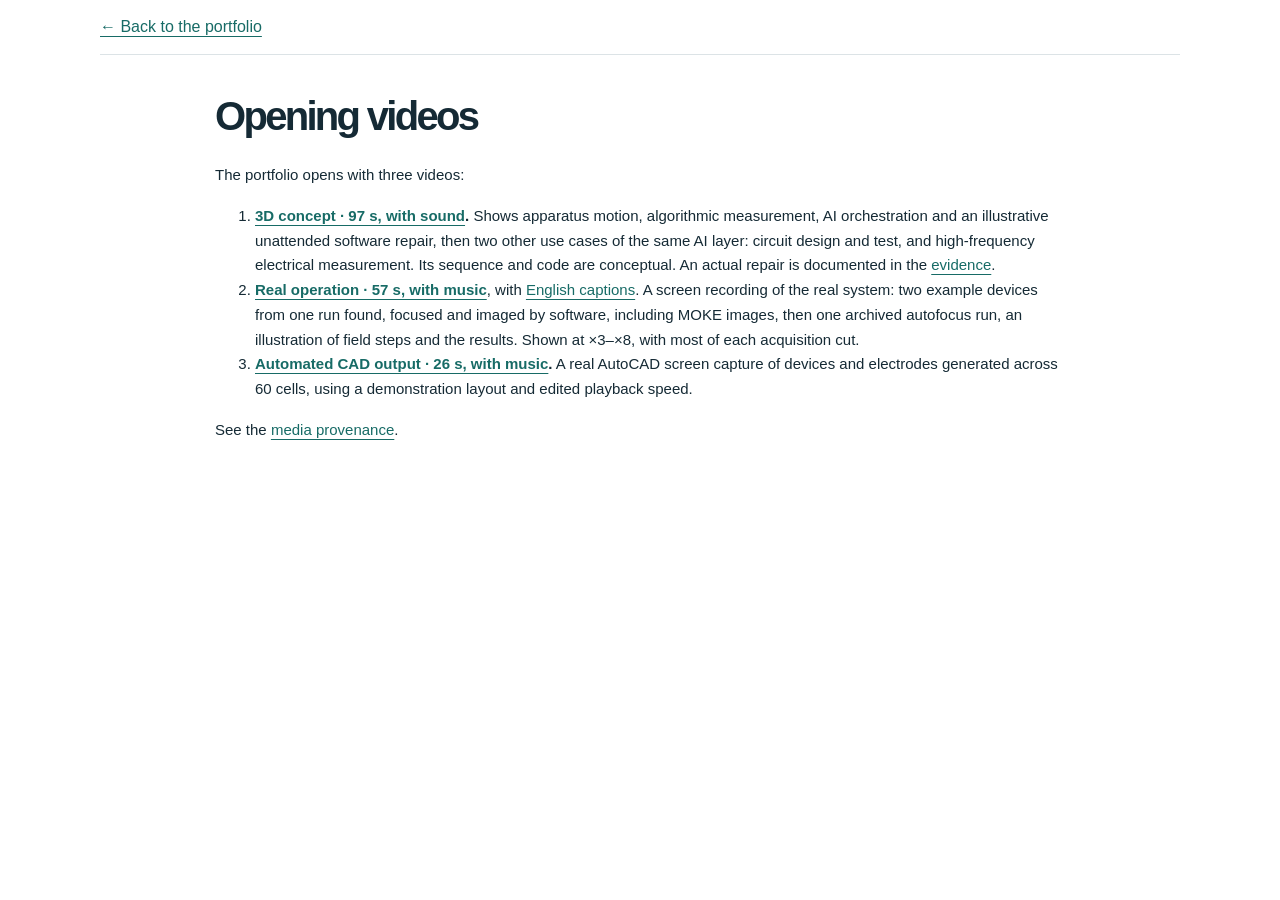
<file: docs/demo.html>
<!doctype html><html lang="en"><head><meta charset="utf-8"><meta name="viewport" content="width=device-width,initial-scale=1"><title>Demo — AI-agent-driven physics experiments</title><link rel="stylesheet" href="../assets/site.css"><style>article{max-width:850px;padding:40px 0}article h1{font-size:40px;margin-bottom:25px}article h2{font-size:26px;margin:38px 0 16px}article h3{margin:25px 0 12px}article p{font-size:15px}article li{font-size:15px}table{border-collapse:collapse;width:100%;display:block;overflow:auto;margin:22px 0;font-size:13px}td,th{border-bottom:1px solid #dce3e6;padding:10px;text-align:left;vertical-align:top}</style></head><body><header class="masthead shell"><a href="../index.html">← Back to the portfolio</a></header><article class="shell"><h1 id="opening-videos">Opening videos</h1>
<p>The portfolio opens with three videos:</p>
<ol>
<li><strong><a href="../assets/moke-concept-v7.mp4">3D concept · 97 s, with sound</a>.</strong> Shows apparatus motion, algorithmic measurement, AI orchestration and an illustrative unattended software repair, then two other use cases of the same AI layer: circuit design and test, and high-frequency electrical measurement. Its sequence and code are conceptual. An actual repair is documented in the <a href="evidence.html#recovery">evidence</a>.</li>
<li><strong><a href="../assets/real-operation.mp4">Real operation · 57 s, with music</a></strong>, with <a href="../assets/real-operation-en.vtt">English captions</a>. A screen recording of the real system: two example devices from one run found, focused and imaged by software, including MOKE images, then one archived autofocus run, an illustration of field steps and the results. Shown at ×3–×8, with most of each acquisition cut.</li>
<li><strong><a href="../assets/autocad-automation-momentum-v7.mp4">Automated CAD output · 26 s, with music</a>.</strong> A real AutoCAD screen capture of devices and electrodes generated across 60 cells, using a demonstration layout and edited playback speed.</li>
</ol>
<p>See the <a href="media.html#opening-videos">media provenance</a>.</p></article></body></html>
</file>
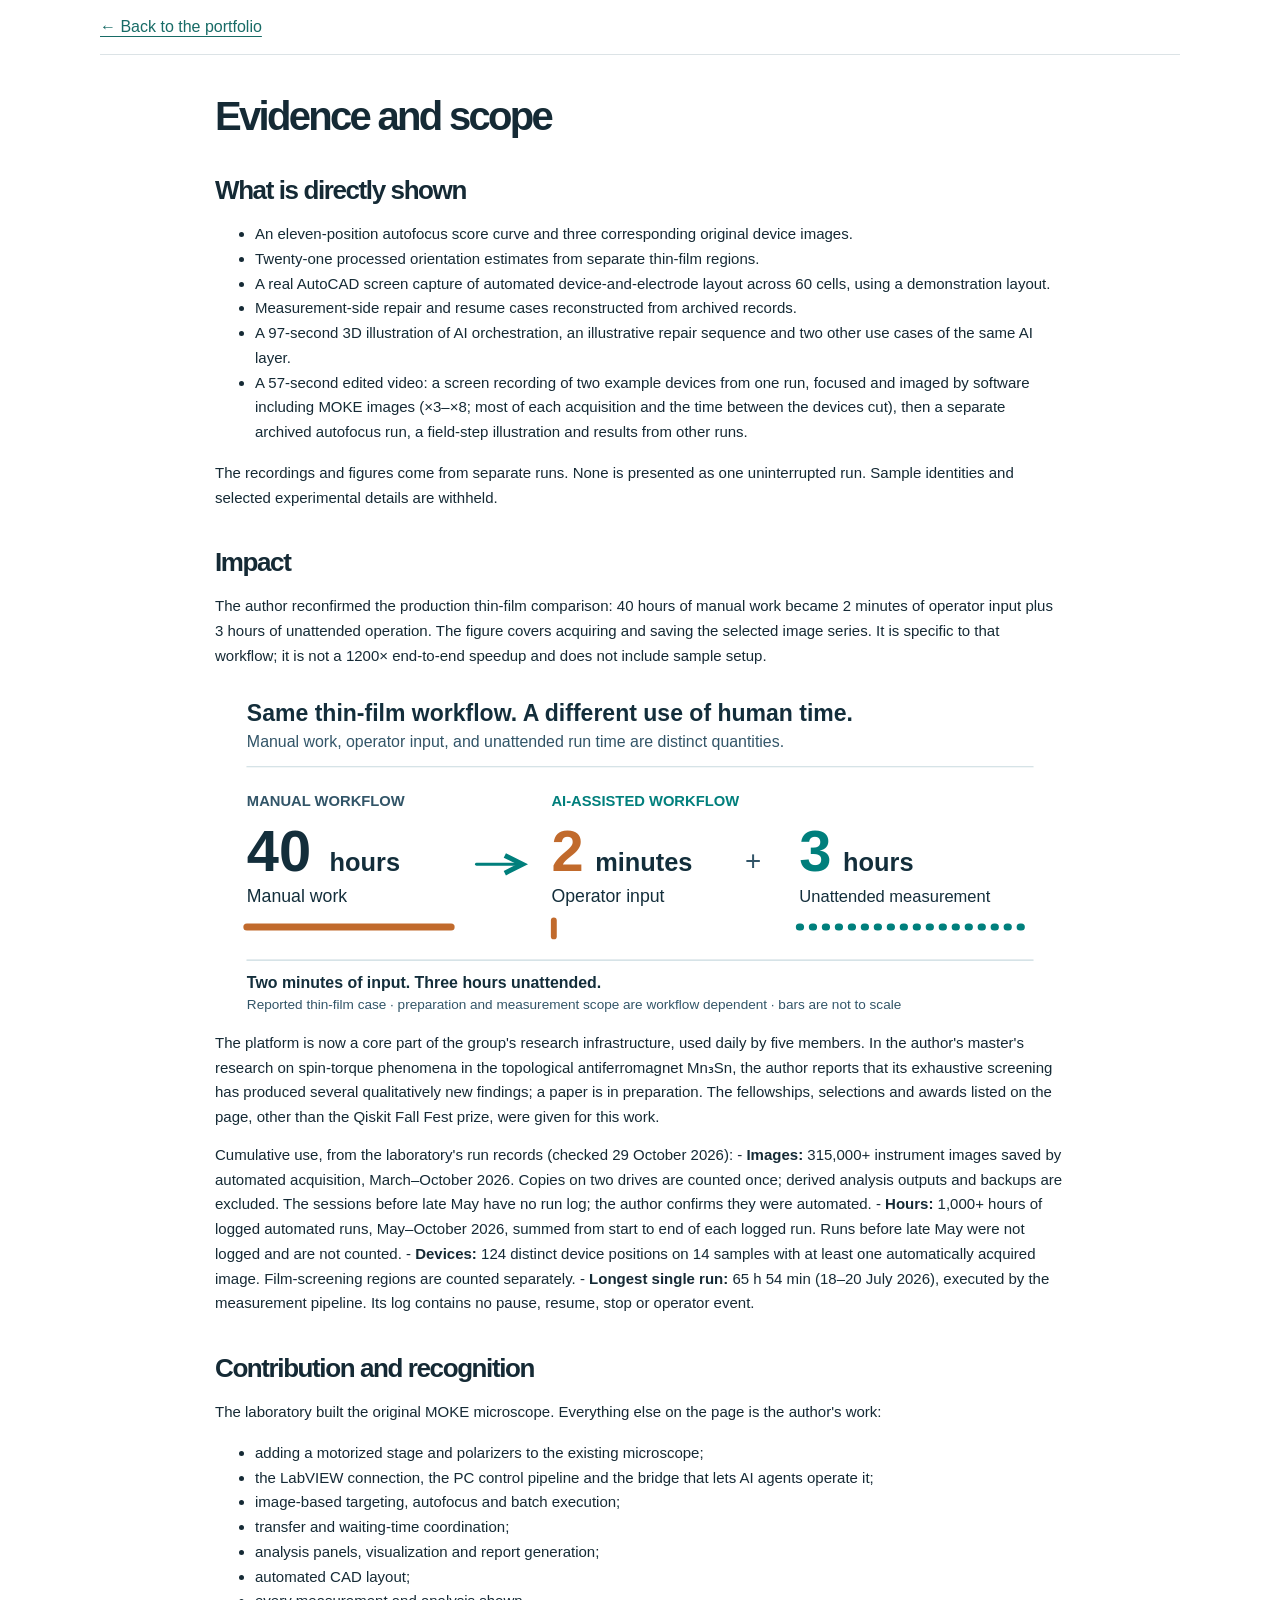
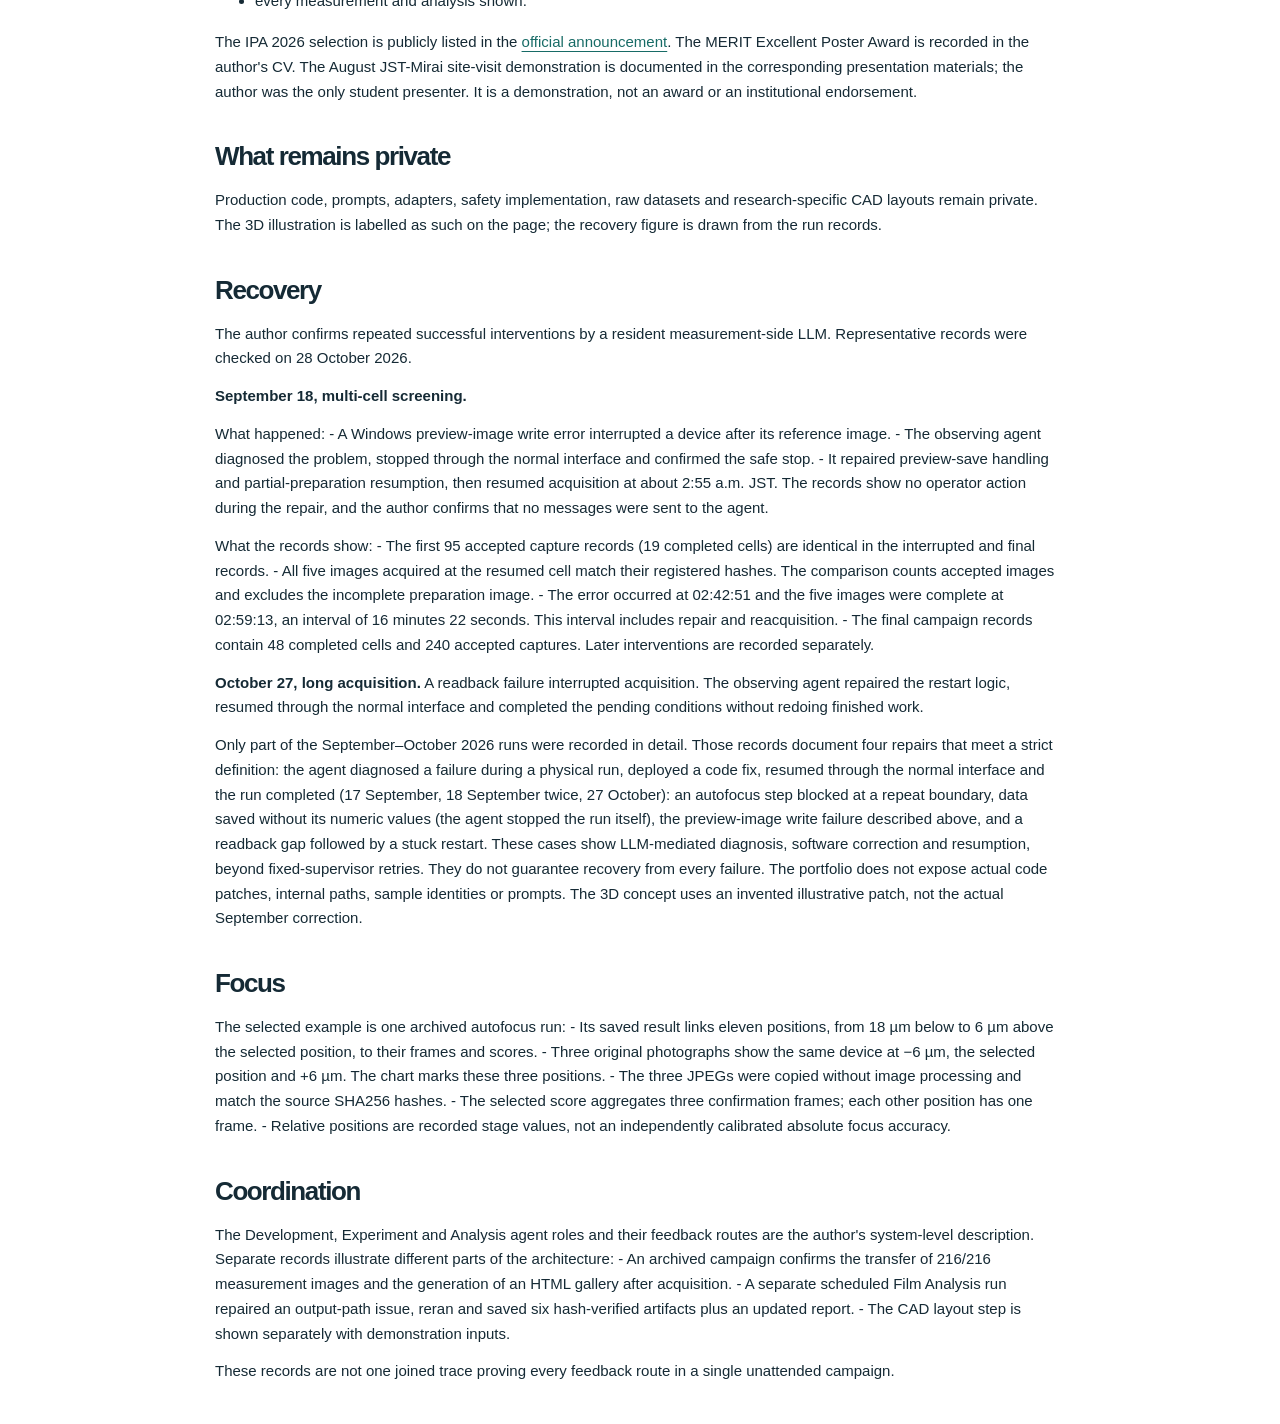
<file: docs/evidence.html>
<!doctype html><html lang="en"><head><meta charset="utf-8"><meta name="viewport" content="width=device-width,initial-scale=1"><title>Evidence — AI-agent-driven physics experiments</title><link rel="stylesheet" href="../assets/site.css"><style>article{max-width:850px;padding:40px 0}article h1{font-size:40px;margin-bottom:25px}article h2{font-size:26px;margin:38px 0 16px}article h3{margin:25px 0 12px}article p{font-size:15px}article li{font-size:15px}table{border-collapse:collapse;width:100%;display:block;overflow:auto;margin:22px 0;font-size:13px}td,th{border-bottom:1px solid #dce3e6;padding:10px;text-align:left;vertical-align:top}</style></head><body><header class="masthead shell"><a href="../index.html">← Back to the portfolio</a></header><article class="shell"><h1 id="evidence-and-scope">Evidence and scope</h1>
<h2 id="what-is-directly-shown">What is directly shown</h2>
<ul>
<li>An eleven-position autofocus score curve and three corresponding original device images.</li>
<li>Twenty-one processed orientation estimates from separate thin-film regions.</li>
<li>A real AutoCAD screen capture of automated device-and-electrode layout across 60 cells, using a demonstration layout.</li>
<li>Measurement-side repair and resume cases reconstructed from archived records.</li>
<li>A 97-second 3D illustration of AI orchestration, an illustrative repair sequence and two other use cases of the same AI layer.</li>
<li>A 57-second edited video: a screen recording of two example devices from one run, focused and imaged by software including MOKE images (×3–×8; most of each acquisition and the time between the devices cut), then a separate archived autofocus run, a field-step illustration and results from other runs.</li>
</ul>
<p>The recordings and figures come from separate runs. None is presented as one uninterrupted run. Sample identities and selected experimental details are withheld.</p>
<h2 id="impact">Impact</h2>
<p>The author reconfirmed the production thin-film comparison: 40 hours of manual work became 2 minutes of operator input plus 3 hours of unattended operation. The figure covers acquiring and saving the selected image series. It is specific to that workflow; it is not a 1200× end-to-end speedup and does not include sample setup.</p>
<p><img alt="40 hours of manual work versus two minutes of input and three hours unattended" src="../assets/time-comparison-v2.svg" /></p>
<p>The platform is now a core part of the group's research infrastructure, used daily by five members. In the author's master's research on spin-torque phenomena in the topological antiferromagnet Mn₃Sn, the author reports that its exhaustive screening has produced several qualitatively new findings; a paper is in preparation. The fellowships, selections and awards listed on the page, other than the Qiskit Fall Fest prize, were given for this work.</p>
<p>Cumulative use, from the laboratory's run records (checked 29 October 2026):
- <strong>Images:</strong> 315,000+ instrument images saved by automated acquisition, March–October 2026. Copies on two drives are counted once; derived analysis outputs and backups are excluded. The sessions before late May have no run log; the author confirms they were automated.
- <strong>Hours:</strong> 1,000+ hours of logged automated runs, May–October 2026, summed from start to end of each logged run. Runs before late May were not logged and are not counted.
- <strong>Devices:</strong> 124 distinct device positions on 14 samples with at least one automatically acquired image. Film-screening regions are counted separately.
- <strong>Longest single run:</strong> 65 h 54 min (18–20 July 2026), executed by the measurement pipeline. Its log contains no pause, resume, stop or operator event.</p>
<h2 id="contribution-and-recognition">Contribution and recognition</h2>
<p>The laboratory built the original MOKE microscope. Everything else on the page is the author's work:</p>
<ul>
<li>adding a motorized stage and polarizers to the existing microscope;</li>
<li>the LabVIEW connection, the PC control pipeline and the bridge that lets AI agents operate it;</li>
<li>image-based targeting, autofocus and batch execution;</li>
<li>transfer and waiting-time coordination;</li>
<li>analysis panels, visualization and report generation;</li>
<li>automated CAD layout;</li>
<li>every measurement and analysis shown.</li>
</ul>
<p>The IPA 2026 selection is publicly listed in the <a href="https://www.ipa.go.jp/jinzai/mitou/it/2026/koubokekka.html">official announcement</a>. The MERIT Excellent Poster Award is recorded in the author's CV. The August JST-Mirai site-visit demonstration is documented in the corresponding presentation materials; the author was the only student presenter. It is a demonstration, not an award or an institutional endorsement.</p>
<h2 id="what-remains-private">What remains private</h2>
<p>Production code, prompts, adapters, safety implementation, raw datasets and research-specific CAD layouts remain private. The 3D illustration is labelled as such on the page; the recovery figure is drawn from the run records.</p>
<h2 id="recovery">Recovery</h2>
<p>The author confirms repeated successful interventions by a resident measurement-side LLM. Representative records were checked on 28 October 2026.</p>
<p><strong>September 18, multi-cell screening.</strong></p>
<p>What happened:
- A Windows preview-image write error interrupted a device after its reference image.
- The observing agent diagnosed the problem, stopped through the normal interface and confirmed the safe stop.
- It repaired preview-save handling and partial-preparation resumption, then resumed acquisition at about 2:55 a.m. JST. The records show no operator action during the repair, and the author confirms that no messages were sent to the agent.</p>
<p>What the records show:
- The first 95 accepted capture records (19 completed cells) are identical in the interrupted and final records.
- All five images acquired at the resumed cell match their registered hashes. The comparison counts accepted images and excludes the incomplete preparation image.
- The error occurred at 02:42:51 and the five images were complete at 02:59:13, an interval of 16 minutes 22 seconds. This interval includes repair and reacquisition.
- The final campaign records contain 48 completed cells and 240 accepted captures. Later interventions are recorded separately.</p>
<p><strong>October 27, long acquisition.</strong> A readback failure interrupted acquisition. The observing agent repaired the restart logic, resumed through the normal interface and completed the pending conditions without redoing finished work.</p>
<p>Only part of the September–October 2026 runs were recorded in detail. Those records document four repairs that meet a strict definition: the agent diagnosed a failure during a physical run, deployed a code fix, resumed through the normal interface and the run completed (17 September, 18 September twice, 27 October): an autofocus step blocked at a repeat boundary, data saved without its numeric values (the agent stopped the run itself), the preview-image write failure described above, and a readback gap followed by a stuck restart. These cases show LLM-mediated diagnosis, software correction and resumption, beyond fixed-supervisor retries. They do not guarantee recovery from every failure. The portfolio does not expose actual code patches, internal paths, sample identities or prompts. The 3D concept uses an invented illustrative patch, not the actual September correction.</p>
<h2 id="focus">Focus</h2>
<p>The selected example is one archived autofocus run:
- Its saved result links eleven positions, from 18 µm below to 6 µm above the selected position, to their frames and scores.
- Three original photographs show the same device at −6 µm, the selected position and +6 µm. The chart marks these three positions.
- The three JPEGs were copied without image processing and match the source SHA256 hashes.
- The selected score aggregates three confirmation frames; each other position has one frame.
- Relative positions are recorded stage values, not an independently calibrated absolute focus accuracy.</p>
<h2 id="coordination">Coordination</h2>
<p>The Development, Experiment and Analysis agent roles and their feedback routes are the author's system-level description. Separate records illustrate different parts of the architecture:
- An archived campaign confirms the transfer of 216/216 measurement images and the generation of an HTML gallery after acquisition.
- A separate scheduled Film Analysis run repaired an output-path issue, reran and saved six hash-verified artifacts plus an updated report.
- The CAD layout step is shown separately with demonstration inputs.</p>
<p>These records are not one joined trace proving every feedback route in a single unattended campaign.</p></article></body></html>
</file>
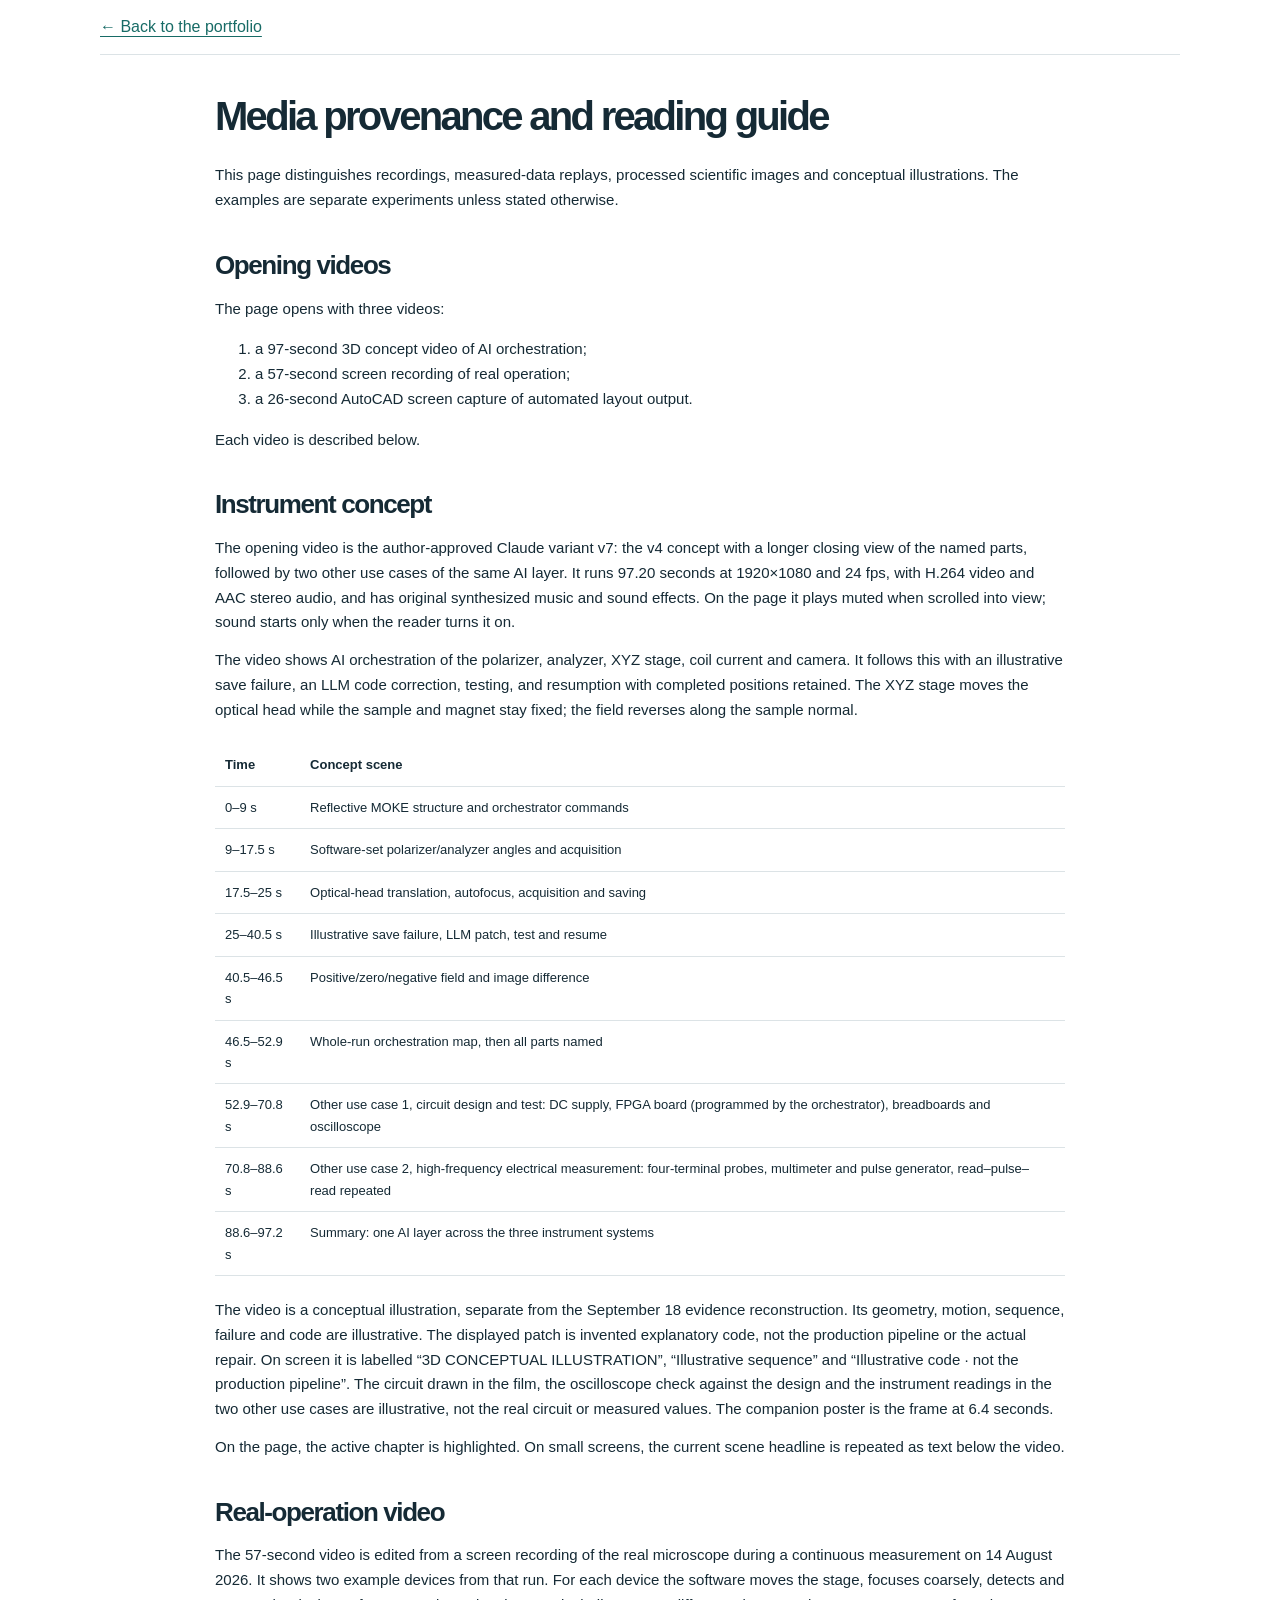
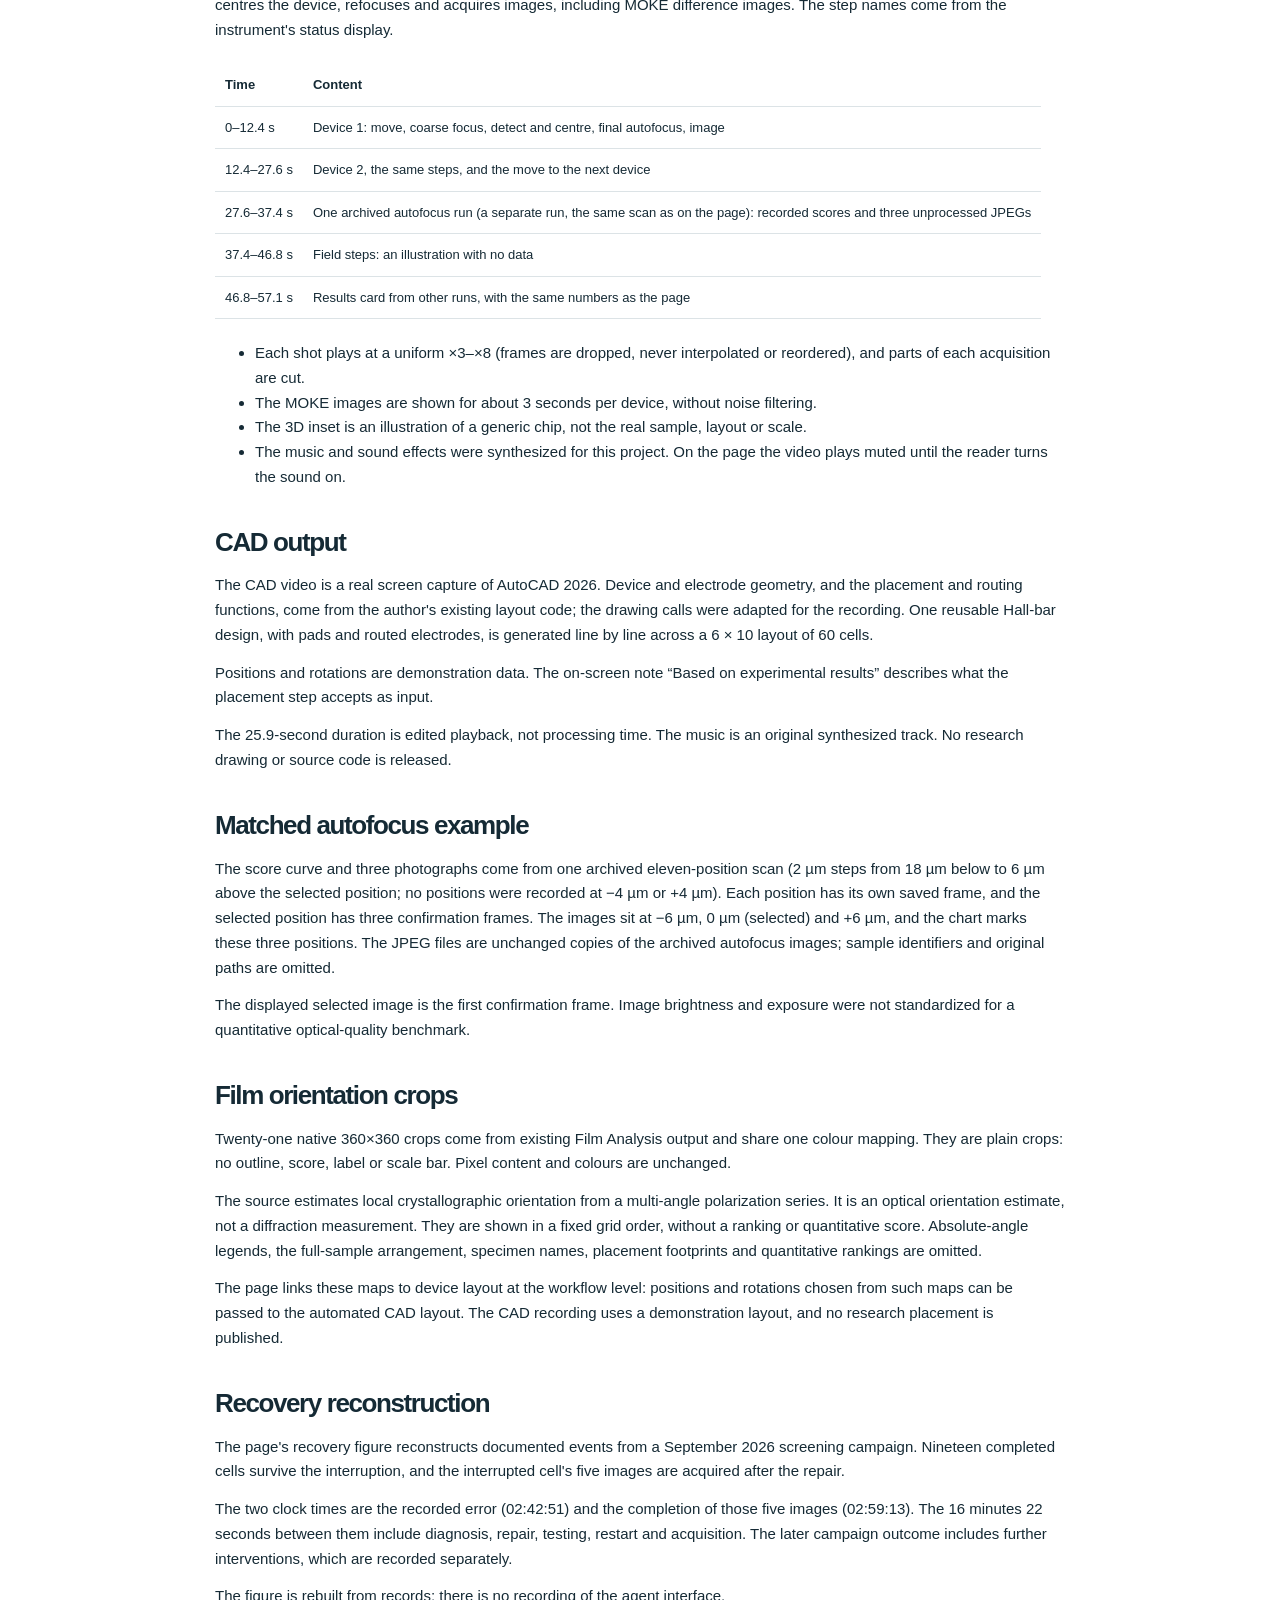
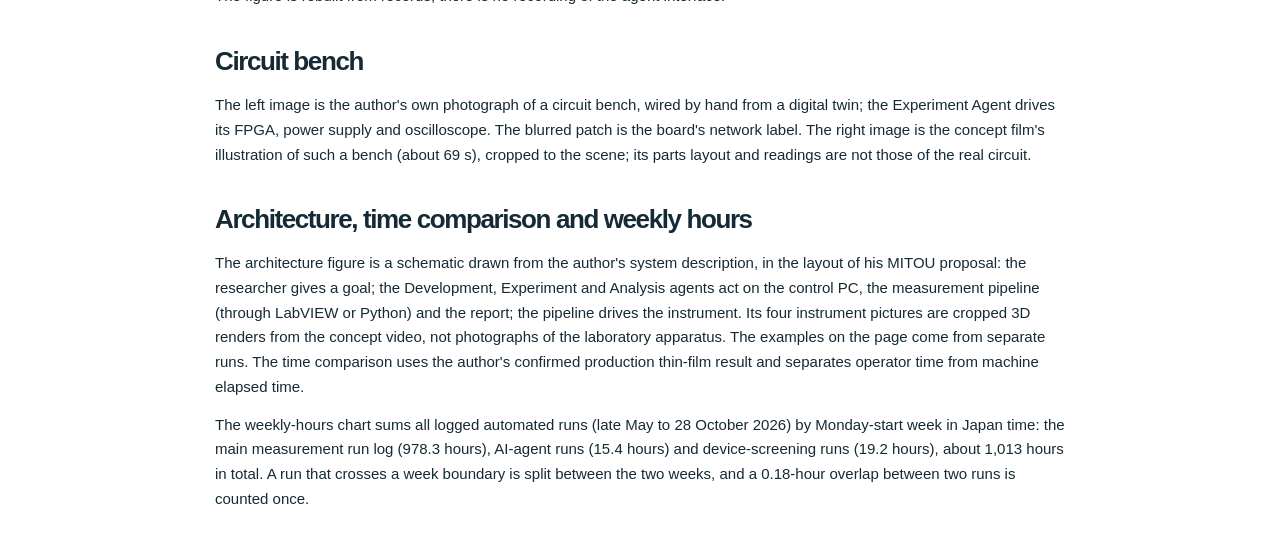
<file: docs/media.html>
<!doctype html><html lang="en"><head><meta charset="utf-8"><meta name="viewport" content="width=device-width,initial-scale=1"><title>Media — AI-agent-driven physics experiments</title><link rel="stylesheet" href="../assets/site.css"><style>article{max-width:850px;padding:40px 0}article h1{font-size:40px;margin-bottom:25px}article h2{font-size:26px;margin:38px 0 16px}article h3{margin:25px 0 12px}article p{font-size:15px}article li{font-size:15px}table{border-collapse:collapse;width:100%;display:block;overflow:auto;margin:22px 0;font-size:13px}td,th{border-bottom:1px solid #dce3e6;padding:10px;text-align:left;vertical-align:top}</style></head><body><header class="masthead shell"><a href="../index.html">← Back to the portfolio</a></header><article class="shell"><h1 id="media-provenance-and-reading-guide">Media provenance and reading guide</h1>
<p>This page distinguishes recordings, measured-data replays, processed scientific images and conceptual illustrations. The examples are separate experiments unless stated otherwise.</p>
<h2 id="opening-videos">Opening videos</h2>
<p>The page opens with three videos:</p>
<ol>
<li>a 97-second 3D concept video of AI orchestration;</li>
<li>a 57-second screen recording of real operation;</li>
<li>a 26-second AutoCAD screen capture of automated layout output.</li>
</ol>
<p>Each video is described below.</p>
<h2 id="instrument-concept">Instrument concept</h2>
<p>The opening video is the author-approved Claude variant v7: the v4 concept with a longer closing view of the named parts, followed by two other use cases of the same AI layer. It runs 97.20 seconds at 1920×1080 and 24 fps, with H.264 video and AAC stereo audio, and has original synthesized music and sound effects. On the page it plays muted when scrolled into view; sound starts only when the reader turns it on.</p>
<p>The video shows AI orchestration of the polarizer, analyzer, XYZ stage, coil current and camera. It follows this with an illustrative save failure, an LLM code correction, testing, and resumption with completed positions retained. The XYZ stage moves the optical head while the sample and magnet stay fixed; the field reverses along the sample normal.</p>
<table>
<thead>
<tr>
<th>Time</th>
<th>Concept scene</th>
</tr>
</thead>
<tbody>
<tr>
<td>0–9 s</td>
<td>Reflective MOKE structure and orchestrator commands</td>
</tr>
<tr>
<td>9–17.5 s</td>
<td>Software-set polarizer/analyzer angles and acquisition</td>
</tr>
<tr>
<td>17.5–25 s</td>
<td>Optical-head translation, autofocus, acquisition and saving</td>
</tr>
<tr>
<td>25–40.5 s</td>
<td>Illustrative save failure, LLM patch, test and resume</td>
</tr>
<tr>
<td>40.5–46.5 s</td>
<td>Positive/zero/negative field and image difference</td>
</tr>
<tr>
<td>46.5–52.9 s</td>
<td>Whole-run orchestration map, then all parts named</td>
</tr>
<tr>
<td>52.9–70.8 s</td>
<td>Other use case 1, circuit design and test: DC supply, FPGA board (programmed by the orchestrator), breadboards and oscilloscope</td>
</tr>
<tr>
<td>70.8–88.6 s</td>
<td>Other use case 2, high-frequency electrical measurement: four-terminal probes, multimeter and pulse generator, read–pulse–read repeated</td>
</tr>
<tr>
<td>88.6–97.2 s</td>
<td>Summary: one AI layer across the three instrument systems</td>
</tr>
</tbody>
</table>
<p>The video is a conceptual illustration, separate from the September 18 evidence reconstruction. Its geometry, motion, sequence, failure and code are illustrative. The displayed patch is invented explanatory code, not the production pipeline or the actual repair. On screen it is labelled “3D CONCEPTUAL ILLUSTRATION”, “Illustrative sequence” and “Illustrative code · not the production pipeline”. The circuit drawn in the film, the oscilloscope check against the design and the instrument readings in the two other use cases are illustrative, not the real circuit or measured values. The companion poster is the frame at 6.4 seconds.</p>
<p>On the page, the active chapter is highlighted. On small screens, the current scene headline is repeated as text below the video.</p>
<h2 id="real-operation-video">Real-operation video</h2>
<p>The 57-second video is edited from a screen recording of the real microscope during a continuous measurement on 14 August 2026. It shows two example devices from that run. For each device the software moves the stage, focuses coarsely, detects and centres the device, refocuses and acquires images, including MOKE difference images. The step names come from the instrument's status display.</p>
<table>
<thead>
<tr>
<th>Time</th>
<th>Content</th>
</tr>
</thead>
<tbody>
<tr>
<td>0–12.4 s</td>
<td>Device 1: move, coarse focus, detect and centre, final autofocus, image</td>
</tr>
<tr>
<td>12.4–27.6 s</td>
<td>Device 2, the same steps, and the move to the next device</td>
</tr>
<tr>
<td>27.6–37.4 s</td>
<td>One archived autofocus run (a separate run, the same scan as on the page): recorded scores and three unprocessed JPEGs</td>
</tr>
<tr>
<td>37.4–46.8 s</td>
<td>Field steps: an illustration with no data</td>
</tr>
<tr>
<td>46.8–57.1 s</td>
<td>Results card from other runs, with the same numbers as the page</td>
</tr>
</tbody>
</table>
<ul>
<li>Each shot plays at a uniform ×3–×8 (frames are dropped, never interpolated or reordered), and parts of each acquisition are cut.</li>
<li>The MOKE images are shown for about 3 seconds per device, without noise filtering.</li>
<li>The 3D inset is an illustration of a generic chip, not the real sample, layout or scale.</li>
<li>The music and sound effects were synthesized for this project. On the page the video plays muted until the reader turns the sound on.</li>
</ul>
<h2 id="cad-output">CAD output</h2>
<p>The CAD video is a real screen capture of AutoCAD 2026. Device and electrode geometry, and the placement and routing functions, come from the author's existing layout code; the drawing calls were adapted for the recording. One reusable Hall-bar design, with pads and routed electrodes, is generated line by line across a 6 × 10 layout of 60 cells.</p>
<p>Positions and rotations are demonstration data. The on-screen note “Based on experimental results” describes what the placement step accepts as input.</p>
<p>The 25.9-second duration is edited playback, not processing time. The music is an original synthesized track. No research drawing or source code is released.</p>
<h2 id="matched-autofocus-example">Matched autofocus example</h2>
<p>The score curve and three photographs come from one archived eleven-position scan (2 µm steps from 18 µm below to 6 µm above the selected position; no positions were recorded at −4 µm or +4 µm). Each position has its own saved frame, and the selected position has three confirmation frames. The images sit at −6 µm, 0 µm (selected) and +6 µm, and the chart marks these three positions. The JPEG files are unchanged copies of the archived autofocus images; sample identifiers and original paths are omitted.</p>
<p>The displayed selected image is the first confirmation frame. Image brightness and exposure were not standardized for a quantitative optical-quality benchmark.</p>
<h2 id="film-orientation-crops">Film orientation crops</h2>
<p>Twenty-one native 360×360 crops come from existing Film Analysis output and share one colour mapping. They are plain crops: no outline, score, label or scale bar. Pixel content and colours are unchanged.</p>
<p>The source estimates local crystallographic orientation from a multi-angle polarization series. It is an optical orientation estimate, not a diffraction measurement. They are shown in a fixed grid order, without a ranking or quantitative score. Absolute-angle legends, the full-sample arrangement, specimen names, placement footprints and quantitative rankings are omitted.</p>
<p>The page links these maps to device layout at the workflow level: positions and rotations chosen from such maps can be passed to the automated CAD layout. The CAD recording uses a demonstration layout, and no research placement is published.</p>
<h2 id="recovery-reconstruction">Recovery reconstruction</h2>
<p>The page's recovery figure reconstructs documented events from a September 2026 screening campaign. Nineteen completed cells survive the interruption, and the interrupted cell's five images are acquired after the repair.</p>
<p>The two clock times are the recorded error (02:42:51) and the completion of those five images (02:59:13). The 16 minutes 22 seconds between them include diagnosis, repair, testing, restart and acquisition. The later campaign outcome includes further interventions, which are recorded separately.</p>
<p>The figure is rebuilt from records; there is no recording of the agent interface.</p>
<h2 id="circuit-bench">Circuit bench</h2>
<p>The left image is the author's own photograph of a circuit bench, wired by hand from a digital twin; the Experiment Agent drives its FPGA, power supply and oscilloscope. The blurred patch is the board's network label. The right image is the concept film's illustration of such a bench (about 69 s), cropped to the scene; its parts layout and readings are not those of the real circuit.</p>
<h2 id="architecture-time-comparison-and-weekly-hours">Architecture, time comparison and weekly hours</h2>
<p>The architecture figure is a schematic drawn from the author's system description, in the layout of his MITOU proposal: the researcher gives a goal; the Development, Experiment and Analysis agents act on the control PC, the measurement pipeline (through LabVIEW or Python) and the report; the pipeline drives the instrument. Its four instrument pictures are cropped 3D renders from the concept video, not photographs of the laboratory apparatus. The examples on the page come from separate runs. The time comparison uses the author's confirmed production thin-film result and separates operator time from machine elapsed time.</p>
<p>The weekly-hours chart sums all logged automated runs (late May to 28 October 2026) by Monday-start week in Japan time: the main measurement run log (978.3 hours), AI-agent runs (15.4 hours) and device-screening runs (19.2 hours), about 1,013 hours in total. A run that crosses a week boundary is split between the two weeks, and a 0.18-hour overlap between two runs is counted once.</p></article></body></html>
</file>
<file: assets/site.css>
:root{--ink:#152a35;--muted:#526572;--line:#dce3e6;--accent:#176b66;--paper:#fff;--soft:#f3f6f6;--orange:#bd6236}*{box-sizing:border-box}html{scroll-behavior:auto;scroll-padding-top:26px}body{margin:0;background:var(--paper);color:var(--ink);font-family:Inter,-apple-system,BlinkMacSystemFont,'Segoe UI',sans-serif;font-size:16px;line-height:1.65}p,h1,h2,h3,figure{margin:0}p+p{margin-top:13px}a{color:var(--accent);text-underline-offset:4px}button{font:inherit;cursor:pointer}img,video{display:block;width:100%;height:auto}video{background:#101c25}button,a,summary{-webkit-tap-highlight-color:transparent}a:focus-visible,button:focus-visible,summary:focus-visible{outline:3px solid #ac663e;outline-offset:5px}.shell{width:min(1120px,calc(100% - 80px));margin:auto}.masthead{display:flex;justify-content:space-between;align-items:center;padding:24px 0;border-bottom:1px solid var(--line)}.name{font-size:15px;font-weight:700;color:var(--ink);text-decoration:none}nav{display:flex;gap:24px;font-size:13px}nav a{text-decoration:none;color:var(--muted)}.skip{position:absolute;top:-100px;background:white;padding:12px;z-index:3}.skip:focus{top:8px}.intro{padding:48px 0 30px}.eyebrow{font-size:11px;letter-spacing:1.8px;text-transform:uppercase;font-weight:700;color:var(--accent);margin-bottom:15px}h1{font-size:clamp(38px,4.7vw,64px);letter-spacing:-2.7px;line-height:1.07;font-weight:650;max-width:1040px}h1 span{color:#536d7b}h2{font-size:clamp(30px,3.2vw,44px);letter-spacing:-1.4px;line-height:1.15;font-weight:620}h3{font-size:23px;line-height:1.3;letter-spacing:-.4px;font-weight:620}.lead{font-size:19px;max-width:880px;line-height:1.6;margin-top:24px}.byline{font-size:13px;color:var(--muted);margin-top:17px}.impact-line{border-left:3px solid var(--accent);margin-top:26px;padding-left:18px}.impact-line strong{display:block;font-size:19px;font-weight:600}.impact-line span{display:block;font-size:12px;color:var(--muted);margin-top:3px}.hero video{aspect-ratio:16/9;object-fit:contain}.hero figcaption{padding-top:20px}.caption-heading{display:flex;justify-content:space-between;gap:18px;align-items:center}.caption-heading h2{font-size:26px;letter-spacing:-.6px}.tag{display:inline-block;font-size:10px;letter-spacing:.4px;text-transform:uppercase;font-weight:650;color:var(--accent);white-space:nowrap}.hero figcaption>p{font-size:15px;color:var(--muted);max-width:850px;margin-top:10px}.chapter-links{display:flex;gap:6px;flex-wrap:wrap;margin:17px 0 12px}.chapter-links button,.case-controls button,.speed-button{border:1px solid var(--line);background:transparent;color:var(--ink);padding:10px 14px;min-height:44px;font-size:12px;border-radius:3px}.chapter-links button:hover,.case-controls button:hover,.speed-button:hover{background:#e7f1ef}.fine{font-size:12px;color:var(--muted);line-height:1.6}.chapter{padding:68px 0;border-top:1px solid var(--line);margin-top:44px}.section-head{max-width:820px;margin-bottom:32px}.section-head>p:last-child{font-size:17px;margin-top:20px;color:var(--muted)}.split{display:grid;grid-template-columns:1.3fr 1fr;gap:38px;align-items:center}figcaption{font-size:13px;color:var(--muted);margin-top:12px;line-height:1.6}figcaption h3{color:var(--ink);margin:12px 0}figcaption strong{color:var(--ink)}.numbered{list-style:none;counter-reset:steps;padding:0;margin:0}.numbered li{counter-increment:steps;padding:16px 0 16px 38px;position:relative;border-top:1px solid var(--line)}.numbered li:before{content:'0'counter(steps);position:absolute;left:0;top:19px;font-size:12px;color:var(--accent);font-weight:700}.numbered h3{font-size:19px}.numbered p{font-size:14px;color:var(--muted);margin-top:6px}.focus-evidence{margin-top:44px;padding:32px;background:var(--soft);display:grid;grid-template-columns:1fr 1fr;gap:36px;align-items:center}.focus-evidence h3{font-size:23px}.focus-evidence p:not(.eyebrow):not(.fine){font-size:14px;color:var(--muted);margin-top:10px}.focus-chart{margin-top:18px}.focus-images{display:grid;grid-template-columns:repeat(3,1fr);gap:10px}.focus-images img{border:2px solid transparent}.focus-images .chosen img{border-color:var(--accent)}.focus-images figcaption{font-size:11px;text-align:center;color:var(--ink);margin-top:6px}.focus-images+p{margin-top:18px}.operator-note{font-size:14px;color:var(--muted);margin-top:25px;max-width:950px}.recovery{border-top:3px solid var(--accent)}.recovery-layout{display:grid;grid-template-columns:1fr 1fr;gap:50px;align-items:start}.recovery-layout>div>p:not(.eyebrow){margin-top:16px;font-size:15px}.recovery-layout .fine{font-size:12px!important}.recovery-stats{display:flex;gap:40px;padding:20px 0}.recovery-stats p{margin:0}.recovery-stats strong{font-size:46px;line-height:1.2;display:block;font-weight:600;color:var(--accent)}.recovery-stats span{display:block;font-size:12px;max-width:170px}.recovery-figure{background:var(--soft);padding:26px}.case-meta{display:flex;justify-content:space-between;gap:12px;font-size:11px;color:var(--muted)}#recovery-grid{display:grid;grid-template-columns:repeat(8,1fr);gap:7px;margin:24px 0 15px}#recovery-grid i{aspect-ratio:1.3;display:grid;place-items:center;font-style:normal;border:1px solid #cdd5db;background:#e2e7eb;color:#5d707c;font-size:12px;border-radius:3px}#recovery-grid .done{background:#238477;color:white;border-color:#238477}#recovery-grid .fault{background:#c66a42;color:white;border-color:#c66a42}#recovery-grid .resumed{background:#238477;color:white;border:3px solid #d9964d}.grid-key{display:flex;gap:12px;font-size:10px;flex-wrap:wrap;color:var(--muted)}.grid-key i{display:inline-block;width:8px;height:8px;margin-right:4px}.grid-key .done{background:#238477}.grid-key .fault{background:#c66a42}.grid-key .pending{background:#cdd5db}.case-controls{display:flex;gap:6px;margin-top:20px;flex-wrap:wrap}.case-controls button{font-size:11px;padding:9px 10px}.case-controls [aria-pressed=true],.speed-button.active{color:white;background:var(--accent);border-color:var(--accent)}#case-caption{min-height:78px}#case-caption strong{display:block}.recovery-figure>.fine{margin-top:12px}.second-case{border-top:1px solid var(--line);padding-top:24px;margin-top:32px;font-size:14px;max-width:900px}.second-case .eyebrow{display:block}.second-case a{font-size:12px}.science-pair{display:grid;grid-template-columns:1fr 1fr;gap:48px}.science-pair article>p.fine{margin-top:13px}.science-pair video{aspect-ratio:1;object-fit:contain;background:#f5f7f8}.film-portrait>img{aspect-ratio:1;object-fit:contain;background:#f4f5f8;image-rendering:auto}.science-pair figcaption p{font-size:15px}.response-detail{margin-top:44px;padding-top:32px;border-top:1px solid var(--line)}.response-detail h3{margin-bottom:16px}.response-detail p{font-size:15px;color:var(--muted)}details{margin-top:18px;font-size:14px}summary{cursor:pointer;color:var(--accent);padding:10px 0}details p{padding:6px 0 12px}.cad-detail{grid-template-columns:1.5fr 1fr}.cad-detail h3{margin-bottom:16px}.cad-detail p{font-size:15px;color:var(--muted)}.cad-detail .fine{font-size:12px;margin-top:16px}.cad-detail a{font-size:12px}.architecture{border-top:3px solid var(--accent);background:var(--soft);padding:30px}.goal{text-align:center;border-bottom:1px solid var(--line);padding-bottom:24px}.goal span{display:block;font-size:11px;text-transform:uppercase;color:var(--accent);letter-spacing:1px}.goal strong{font-size:18px;font-weight:600}.cores{display:grid;grid-template-columns:repeat(3,1fr);gap:30px;padding:30px 0}.core-number{font-size:10px;text-transform:uppercase;letter-spacing:1px;color:var(--accent);font-weight:700}.cores h3{margin:10px 0;font-size:23px}.cores p{font-size:13px;color:var(--muted)}.cores a{font-size:11px}.execution{border-top:1px solid #b7ccc9;border-bottom:1px solid #b7ccc9;padding:19px 0}.execution>span{font-size:11px;text-transform:uppercase;letter-spacing:1px}.execution ol{display:flex;gap:10px;justify-content:space-between;padding:0;list-style:none;margin:10px 0 0}.execution li{font-size:13px;font-weight:600}.execution li+li:before{content:'→';margin-right:10px;color:var(--accent)}.feedback{text-align:center;font-size:13px;margin-top:19px;color:var(--accent)}.architecture+.fine{margin-top:12px}.loop-evidence{display:grid;grid-template-columns:1fr 1fr;gap:40px;margin-top:26px;font-size:14px}.loop-evidence p{font-size:13px;color:var(--muted);margin-top:7px}.apparatus{display:grid;grid-template-columns:3.5fr 1fr;gap:24px;align-items:start}.instrument-photo img{aspect-ratio:3/4;object-fit:cover}.apparatus .fine{margin-top:12px}.contribution-grid{display:grid;grid-template-columns:1.2fr 1fr;gap:60px}.contribution-grid h3{font-size:23px;margin:12px 0}.contribution-grid p{font-size:15px;color:var(--muted)}.contribution-grid p+h3{margin-top:28px}.recognition{display:grid;grid-template-columns:1fr 1fr;gap:50px;padding-top:30px;margin-top:34px;border-top:1px solid var(--line);font-size:14px}.recognition strong,.recognition span{display:block}.recognition span{color:var(--muted);font-size:13px;margin:4px 0 12px}.recognition p{margin:0}.recognition a{font-size:12px}.contact{border-top:1px solid var(--line);padding:64px 0}.contact>p:not(.eyebrow){max-width:700px;margin-top:20px}.contact-link{display:inline-block;margin-top:22px;font-size:19px}.footer{padding:25px 0 35px;border-top:1px solid var(--line);font-size:12px;color:var(--muted)}.footer p{max-width:860px}.result-grid{display:grid;grid-template-columns:1fr 1fr;gap:30px}.comparison-layout{display:grid;grid-template-columns:1.3fr 1fr;gap:40px}.comparison-layout p{margin-top:15px}.video-tools{display:flex;gap:10px;margin-top:18px}.speed-label{font-size:13px}
@media(max-width:800px){.shell{width:calc(100% - 36px)}.masthead{align-items:flex-start;flex-direction:column;gap:14px;padding:18px 0}nav{gap:18px;font-size:12px;flex-wrap:wrap}.intro{padding:32px 0 24px}h1{font-size:42px;letter-spacing:-1.8px}.lead{font-size:17px;margin-top:20px}.impact-line strong{font-size:17px}.chapter{padding:42px 0;margin-top:30px}.split,.recovery-layout,.focus-evidence,.science-pair,.contribution-grid,.comparison-layout{grid-template-columns:1fr;gap:26px}.focus-evidence{padding:22px}.focus-chart{max-width:560px}.focus-images img{max-width:250px}.caption-heading{align-items:flex-start}.caption-heading h2{font-size:23px}.section-head>p:last-child{font-size:16px}.science-pair{gap:40px}.science-pair video,.film-portrait>img{max-height:500px}.recovery-figure{max-width:620px;width:100%;padding:22px}.cores{gap:20px}.cores h3{font-size:19px}.execution ol{flex-wrap:wrap;justify-content:flex-start;gap:12px 20px}.execution li+li:before{content:'';margin:0}.apparatus{grid-template-columns:1fr}.instrument-photo{display:grid;grid-template-columns:160px 1fr;gap:20px;align-items:center}.instrument-photo img{max-height:210px}.instrument-photo figcaption{max-width:300px}.contact{padding:42px 0}.result-grid{grid-template-columns:1fr}}
@media(max-width:520px){h1{font-size:36px;letter-spacing:-1.5px}h2{font-size:31px;letter-spacing:-1px}.lead{font-size:16px}.eyebrow{font-size:10px;letter-spacing:1.2px}.byline{font-size:11px}.impact-line strong{font-size:15px}.impact-line span{font-size:11px}.caption-heading{display:block}.caption-heading .tag{margin-top:8px}.chapter-links button{font-size:11px;padding:8px 10px}.fine,figcaption{font-size:12px}.focus-evidence{padding:18px}.focus-images{gap:5px}.focus-images figcaption{font-size:10px}.recovery-stats{gap:28px}.case-meta{flex-wrap:wrap}.case-controls{gap:5px}.case-controls button{font-size:10px;padding:8px}#recovery-grid{gap:5px}.cores{grid-template-columns:1fr;padding:10px 0}.cores>div{padding:16px 0;border-bottom:1px solid var(--line)}.cores>div:last-child{border:0}.architecture{padding:20px}.goal strong{font-size:16px}.loop-evidence,.recognition{grid-template-columns:1fr;gap:24px}.feedback{font-size:12px}.contact-link{font-size:17px}.section-head{margin-bottom:24px}.science-pair video,.film-portrait>img{max-height:390px}.hero figcaption>p{font-size:14px}}
@media(prefers-reduced-motion:reduce){html{scroll-behavior:auto}}

.case-controls [aria-pressed=true]:hover,.speed-button.active:hover{background:#145d58;color:#fff}.cache-figure{margin-bottom:16px}.cache-figure figcaption{font-size:10px;margin-top:6px}.time-detail{font-size:12px;margin-top:10px}.time-detail>img{max-width:900px;margin-top:10px}

.adaptive-trace{display:grid;grid-template-columns:repeat(3,1fr);list-style:none;padding:0;gap:20px;margin:20px 0}.adaptive-trace li{border-top:2px solid #176b66;padding-top:12px;font-size:12px}.adaptive-trace strong{display:block;color:#152a35;font-size:14px;margin-bottom:8px}@media(max-width:650px){.adaptive-trace{grid-template-columns:1fr;gap:16px}}
.split>*,.recovery-layout>*,.focus-evidence>*,.science-pair>*,.contribution-grid>*,.cores>*,.apparatus>*{min-width:0}
.science-pair figure>img,.science-pair figure>video{height:360px;aspect-ratio:auto;object-fit:contain;background:#f5f7f8}
@media(max-width:800px){.science-pair figure>img{height:auto;max-width:430px;margin:auto}.science-pair figure>video{height:auto;aspect-ratio:16/9}}

.coverage{padding-top:10px}.coverage p{font-size:13px}.coverage-bar{display:flex;height:32px;margin:12px 0;font-size:11px;font-weight:600}.coverage-bar span{display:flex;align-items:center;justify-content:center;background:#176b66;color:white}.coverage-bar span+span{background:#dce3e6;color:#152a35}

[hidden]{display:none!important}.media-player{position:relative;background:#101c25}.poster-play{position:absolute;inset:0;width:100%;height:100%;padding:0;border:0;background:#101c25;display:block}.poster-play img{width:100%;height:100%;object-fit:contain}.play-label{position:absolute;bottom:18px;left:50%;transform:translateX(-50%);padding:11px 22px;background:#fff;color:#17363d;border-radius:30px;font-size:14px;font-weight:650;box-shadow:0 2px 12px #0004;white-space:nowrap}.poster-play:hover .play-label{background:#e4f4ef}.science-pair .media-player{height:360px;background:#f5f7f8}.science-pair .media-player video{height:100%;object-fit:contain;background:#f5f7f8}.science-pair .poster-play{background:#f5f7f8}@media(max-width:800px){.science-pair .media-player{height:auto;aspect-ratio:16/9}}

.science-pair{display:block}.science-pair>article+article{margin-top:44px;padding-top:32px;border-top:1px solid var(--line)}.science-pair>article>h3{font-size:27px;margin-bottom:12px}.science-pair>article>p:not(.eyebrow):not(.fine){max-width:850px;color:var(--muted);font-size:16px}.film-toolbar{display:flex;align-items:center;flex-wrap:wrap;gap:8px;margin:20px 0 15px}.film-toolbar span{font-size:12px;margin-right:10px}.film-toolbar button{padding:8px 12px;background:white;border:1px solid var(--line);border-radius:5px;color:var(--accent);cursor:pointer}.film-toolbar button[aria-pressed=true]{background:var(--accent);color:white}.film-gallery{display:grid;grid-template-columns:repeat(3,1fr);gap:22px}.film-window{aspect-ratio:1;overflow:hidden;background:#edf0f4}.film-window img{width:100%;height:100%;object-fit:contain;transform:scale(var(--film-zoom,1));transform-origin:center}.film-gallery figcaption{font-size:12px;margin-top:10px}.film-use{margin:22px 0;padding:16px 0;border-top:1px solid var(--line);border-bottom:1px solid var(--line);font-size:14px}.film-use p{color:var(--muted);font-size:13px;margin-top:6px}.science-pair>article+article>figure{max-width:760px}.science-pair>article+article .media-player{height:auto;aspect-ratio:16/9}.science-pair>article+article .media-player video{width:100%;height:100%;aspect-ratio:auto}.film-toolbar button:focus-visible{outline:3px solid #bd8a1c;outline-offset:3px}@media(max-width:600px){.film-gallery{gap:9px}.film-gallery figcaption{font-size:10px}.film-toolbar{gap:6px}.film-toolbar span{width:100%}.film-toolbar button{font-size:12px;padding:8px}.science-pair>article>h3{font-size:23px}}

.wire-example-layout{display:grid;grid-template-columns:1.8fr 1fr;gap:24px;align-items:start}.wire-map object{display:block;width:100%;aspect-ratio:16/9}.wire-micrographs{display:grid;grid-template-columns:1fr 1fr;gap:15px}.wire-micrographs img{width:100%;max-height:305px;object-fit:contain;background:#eee}.wire-micrographs figcaption{font-size:12px}.wire-replay-details .media-player{max-width:760px}.adaptive-trace img{display:block;width:100%;height:210px;object-fit:contain;background:#f4f5f7;margin-bottom:14px}.adaptive-trace strong{line-height:1.4}@media(max-width:650px){.wire-example-layout{grid-template-columns:1fr;gap:16px}.wire-micrographs{max-width:360px;margin:auto}.wire-micrographs img{max-height:240px}.adaptive-trace{grid-template-columns:1fr}.adaptive-trace img{width:130px;height:200px;float:left;margin:0 16px 12px 0}.adaptive-trace li{display:flow-root}.adaptive-trace strong{margin-top:8px}}

.adaptive-case{margin-top:32px;padding-top:28px;border-top:1px solid var(--line)}.adaptive-case>h3{font-size:25px;margin:10px 0}.adaptive-case>p{font-size:14px;color:var(--muted);max-width:850px}.adaptive-case .adaptive-trace img{height:260px}.adaptive-case .adaptive-trace li{font-size:14px}.adaptive-case .adaptive-trace strong{font-size:17px}
video::cue{font-size:18px;background:rgba(10,22,32,.85);color:white}@media(max-width:600px){video::cue{font-size:13px}}

.intro{padding:44px 0 28px}.lead{max-width:960px;margin-top:22px;font-size:20px;line-height:1.55}.moke-definition{font-size:14px;color:var(--muted);margin-top:15px}.byline{margin-top:14px}.hero{margin-bottom:40px}.hero .impact-line{margin-top:24px}.hero .time-detail{margin-top:4px}.chapter{padding:52px 0;margin-top:0}.section-head{margin-bottom:25px;max-width:920px}.section-head>p:last-child{font-size:17px;margin-top:17px}.recovery-metrics{display:grid;grid-template-columns:repeat(3,1fr);gap:20px;padding:20px 0 25px;border-top:1px solid var(--line)}.recovery-metrics strong{display:block;font-size:25px;color:var(--accent);letter-spacing:-.7px;line-height:1.3}.recovery-metrics span{font-size:12px;color:var(--muted)}.record-label{display:flex;gap:16px;align-items:center;font-size:11px;color:var(--muted);margin:0 0 14px}.repair-sequence{display:grid;grid-template-columns:repeat(4,1fr);list-style:none;padding:0;margin:0;gap:18px}.repair-sequence li{padding:18px;background:var(--soft);border-top:2px solid var(--accent)}.repair-sequence li>span{display:block;font-size:11px;color:var(--accent);font-weight:700;letter-spacing:.4px}.repair-sequence h3{font-size:19px;margin:12px 0 10px}.repair-sequence p{font-size:13px;line-height:1.65;color:var(--muted)}.recovery-scope{margin-top:18px;max-width:1050px}.adaptive-case{margin-top:32px;padding-top:28px}.adaptive-heading{display:grid;grid-template-columns:1fr 1fr;gap:35px;align-items:start}.adaptive-heading h3{font-size:25px}.adaptive-heading .eyebrow{margin-bottom:10px}.adaptive-heading>p{font-size:15px;color:var(--muted);padding-top:23px}.adaptive-trace{gap:22px;margin:24px 0 18px}.adaptive-case .adaptive-trace li{border-top:0;padding:0;display:grid;grid-template-columns:115px 1fr;gap:16px;font-size:13px}.adaptive-case .adaptive-trace img{height:210px;width:115px;margin:0;object-fit:contain;background:#f3f5f6}.adaptive-case .adaptive-trace strong{font-size:16px;margin-bottom:10px}.adaptive-trace p{font-size:13px;color:var(--muted);line-height:1.6}.science-pair>article>h3{font-size:27px}.science-pair>article>p:not(.eyebrow):not(.fine){max-width:950px}.film-gallery{margin-top:22px;gap:24px}.film-window{max-height:320px}.film-window img{transform:none}.film-gallery figcaption{font-size:11px}.future-use{font-size:13px!important;margin-top:16px!important;padding-left:14px;border-left:2px solid #b8d0cc}.science-pair>article+article{margin-top:32px;padding-top:28px}.wire-example-layout{margin-top:24px;grid-template-columns:1.8fr 1fr;gap:34px;align-items:center}.wire-map object{max-height:340px}.wire-micrographs{max-width:330px;justify-self:center;width:100%}.wire-micrographs img{height:250px;max-height:250px}.response-detail{display:block;margin-top:30px;padding-top:28px}.response-detail>div{max-width:920px}.response-detail h3{margin-bottom:10px}.response-detail>figure{margin-top:20px}.response-detail>figure img{max-height:300px;object-fit:contain;background:var(--soft)}.response-detail details .media-player{max-width:850px}.physical-layout{display:grid;grid-template-columns:230px 1fr;gap:34px;align-items:start}.physical-layout .instrument-photo{display:block}.physical-layout .instrument-photo img{width:100%;height:330px;max-height:none;aspect-ratio:auto;object-fit:cover}.physical-layout .media-player{max-width:700px}.physical-layout video{aspect-ratio:1280/1080;max-height:340px;object-fit:contain}.physical-layout .poster-play img{object-fit:contain}.cache-row{display:grid;grid-template-columns:1fr 1fr;gap:25px;align-items:center;margin-top:24px}.cache-row>p{font-size:13px;color:var(--muted)}.cache-row strong{font-size:16px;color:var(--ink)}.focus-details,.concept-details{border-top:1px solid var(--line);margin-top:24px}.focus-details summary,.concept-details summary{font-weight:600;padding:16px 0}.focus-evidence{margin-top:5px;padding:24px}.concept-details .media-player{max-width:950px}.concept-details figure{padding-top:6px}.architecture{padding:25px 30px}.goal{padding-bottom:18px}.cores{padding:24px 0;gap:28px}.cores h3{font-size:23px}.cores a{display:inline-block;margin-top:8px}.execution{padding:16px 0}.feedback{margin-top:15px}.contribution-grid{grid-template-columns:repeat(3,1fr);gap:28px;margin:32px 0 18px}.contribution-grid .eyebrow{font-size:10px;line-height:1.7;margin-bottom:10px;letter-spacing:1px}.contribution-grid p{font-size:14px}.recognition{margin-top:24px;padding-top:24px}.contact{padding:50px 0}.contact>p:not(.eyebrow){max-width:850px;font-size:16px}.contact-link{font-size:18px;overflow-wrap:anywhere}.footer{padding-top:22px}.footer p{font-size:11px}
@media(max-width:950px){.adaptive-case .adaptive-trace li{display:block}.adaptive-case .adaptive-trace img{width:100%;height:210px;margin-bottom:14px}.repair-sequence{gap:12px}.repair-sequence li{padding:14px}.repair-sequence h3{font-size:18px}.physical-layout{grid-template-columns:200px 1fr;gap:25px}.physical-layout .instrument-photo img{height:285px}}
@media(max-width:800px){.intro{padding:32px 0 24px}.lead{font-size:18px}.chapter{padding:38px 0}.section-head>p:last-child{font-size:16px}.repair-sequence{grid-template-columns:1fr 1fr;gap:14px}.recovery-metrics{gap:15px}.recovery-metrics strong{font-size:22px}.adaptive-heading{grid-template-columns:1fr;gap:12px}.adaptive-heading>p{padding-top:0}.adaptive-case .adaptive-trace{grid-template-columns:repeat(3,1fr)}.adaptive-case .adaptive-trace img{height:200px}.adaptive-case .adaptive-trace strong{font-size:15px}.adaptive-trace p{font-size:12px}.physical-layout{grid-template-columns:180px 1fr;gap:22px}.physical-layout .instrument-photo img{height:260px}.physical-layout video{max-height:300px}.cache-row{grid-template-columns:1fr;gap:12px}.cache-row img{max-width:380px}.contribution-grid{grid-template-columns:1fr;gap:20px}.contribution-grid p{font-size:15px}.film-gallery{gap:14px}.wire-example-layout{gap:24px}.wire-micrographs img{height:220px}.contact{padding:38px 0}}
@media(max-width:600px){.lead{font-size:17px}.moke-definition{font-size:13px}.byline{font-size:12px;line-height:1.8}.recovery-metrics{grid-template-columns:1fr;gap:15px;padding:20px 0}.recovery-metrics>div{display:grid;grid-template-columns:1fr 1fr;gap:15px;align-items:center}.recovery-metrics strong{font-size:20px}.recovery-metrics span{font-size:11px}.record-label{display:block}.record-label>span{display:block}.record-label>span+span{margin-top:5px}.repair-sequence{gap:12px}.repair-sequence li{padding:14px}.repair-sequence h3{font-size:17px}.repair-sequence p{font-size:12px}.adaptive-case .adaptive-trace{grid-template-columns:1fr;gap:18px}.adaptive-case .adaptive-trace li{display:grid;grid-template-columns:100px 1fr;gap:15px}.adaptive-case .adaptive-trace img{width:100px;height:170px;float:none;margin:0}.adaptive-case .adaptive-trace strong{margin-top:0;font-size:16px}.adaptive-trace p{font-size:13px}.film-gallery{grid-template-columns:1fr;gap:18px}.film-gallery figure{display:grid;grid-template-columns:140px 1fr;gap:18px;align-items:center}.film-gallery .film-window{width:140px}.film-gallery figcaption{font-size:12px}.science-pair>article>h3{font-size:23px}.science-pair>article>p:not(.eyebrow):not(.fine){font-size:15px}.wire-example-layout{grid-template-columns:1fr;gap:16px}.wire-micrographs{max-width:300px}.wire-micrographs img{height:220px}.physical-layout{grid-template-columns:1fr}.physical-layout .instrument-photo{display:grid;grid-template-columns:100px 1fr;gap:20px;align-items:center}.physical-layout .instrument-photo img{height:145px}.physical-layout .instrument-photo figcaption{font-size:12px}.physical-layout video{max-height:340px}.cache-row{grid-template-columns:1fr}.response-detail>figure img{max-height:none}.response-detail h3{font-size:23px}.architecture{padding:20px}.cores{padding:10px 0}.cores h3{font-size:21px}.contact-link{font-size:16px}.recognition{gap:20px}}
@media(max-width:600px){.masthead{padding:14px 0;gap:10px}.masthead nav{gap:8px 14px;font-size:11px;line-height:1.5}.intro{padding:22px 0 20px}.intro h1{font-size:34px;letter-spacing:-1.5px}.intro .lead{font-size:16px;line-height:1.5;margin-top:16px}.intro .eyebrow{font-size:10px;margin-bottom:12px}.intro .moke-definition{font-size:12px;line-height:1.5;margin-top:12px}.intro .byline{font-size:11px;line-height:1.5;margin-top:10px}}

.recovery-proof{margin:24px 0 30px;padding:24px 0;border-top:1px solid var(--line);border-bottom:1px solid var(--line)}.recovery-proof h3{font-size:22px;margin-bottom:20px}.proof-row{display:grid;grid-template-columns:200px 1fr 170px;gap:18px;align-items:center;margin:14px 0;font-size:13px}.proof-bar{display:flex;height:36px;background:#edf1f2;border-radius:3px;overflow:hidden}.proof-bar span{display:flex;justify-content:center;align-items:center;font-size:12px;font-weight:700}.retained{background:#176b66;color:white}.new-data{background:#d69b45;color:#142b35}.legend-retained{color:#176b66}.legend-new{color:#b77821}.recovery-proof figcaption{font-size:12px;margin-top:14px;color:var(--muted)}.physical-layout.recording-only{display:block;max-width:960px}.focus-numeric{max-width:700px;margin:20px auto}.focus-numeric img{width:100%;height:auto;margin-top:18px}.film-reading{max-width:850px;font-size:14px;line-height:1.65;color:var(--muted);margin:18px 0}.film-gallery figcaption{line-height:1.6}.film-gallery figcaption strong{color:var(--ink)}@media(max-width:600px){.proof-row{grid-template-columns:1fr;gap:5px}.proof-row>span{font-size:12px}.recovery-proof h3{font-size:19px}.proof-bar{height:32px}.proof-bar span{font-size:11px}.film-reading{font-size:13px}.film-gallery figcaption{font-size:12px}.focus-numeric h3{font-size:21px}}

.supporting-film{border-top:1px solid var(--line);padding-top:12px;margin-top:28px}.supporting-film>summary{font-weight:600}.supporting-film[open]>figure{margin-top:15px}.focus-section{margin-top:42px}.focus-section .focus-evidence{display:block;margin-top:0;padding:32px}.focus-section .focus-chart{max-width:850px;margin:20px auto 26px}.focus-section .focus-images{max-width:850px;margin:auto;gap:20px}.focus-section .focus-images img{aspect-ratio:1;object-fit:contain}.focus-section .focus-images figcaption{font-size:14px}.focus-section .fine{max-width:850px;margin:18px auto 0}.focus-intro{max-width:760px}.focus-section .chosen figcaption{font-weight:700;color:var(--accent)}@media(max-width:600px){.focus-section .focus-evidence{padding:18px 12px}.focus-section .focus-images{gap:6px}.focus-section .focus-images figcaption{font-size:11px}.focus-section h3{font-size:23px}}
.chapter-links button.is-active{background:var(--accent);border-color:var(--accent);color:#fff}
.now-playing{display:none}
.film-end{position:absolute;inset:0;display:flex;flex-direction:column;align-items:center;justify-content:center;gap:12px;padding:20px;background:rgba(16,28,37,.9);color:#fff;text-align:center}
.film-end[hidden]{display:none}
.film-end p{font-size:18px;font-weight:600}
.film-end a{display:inline-block;min-width:260px;padding:11px 20px;border-radius:30px;background:#fff;color:#17363d;font-size:14px;font-weight:650;text-decoration:none}
.film-end a+a{background:transparent;color:#fff;border:1px solid rgba(255,255,255,.55)}
.film-replay{padding:6px 10px;border:0;background:none;color:#cfe3e0;font-size:13px;cursor:pointer}
.video-rail{display:grid;grid-template-columns:1fr 1fr;gap:28px;margin-top:30px;padding-top:28px;border-top:1px solid var(--line)}
.rail-item{margin:0;min-width:0}
.rail-item .eyebrow{margin-bottom:10px}
.rail-item h3{font-size:20px;margin-top:14px}
.rail-item figcaption p{font-size:14px;color:var(--muted);margin-top:6px}
.rail-item .play-label{bottom:14px;padding:9px 18px;font-size:13px}
.chapter-links.compact{margin:12px 0 0}
.chapter-links.compact button{min-height:36px;padding:7px 10px;font-size:11px}
.hero .video-rail+.impact-line{margin-top:34px}
.recovery-proof .proof-bar{margin-top:4px}
.timeline-rail{display:flex;justify-content:space-between;align-items:center;gap:12px;margin-bottom:12px;padding:0 2px 10px;border-bottom:2px solid var(--accent);font-size:12px;color:var(--muted)}
.timeline-rail time{margin-right:4px;font-weight:700;color:var(--ink);font-variant-numeric:tabular-nums}
.timeline-rail strong{font-size:13px;color:var(--accent)}
.instrument-layer{margin-top:12px;font-size:12px;color:var(--muted)}
.contribution-grid{grid-template-columns:repeat(4,1fr)}
@media(min-width:951px){.contribution-grid .eyebrow{min-height:3.4em}}
.science-pair>article.synthetic-example>figure{max-width:560px;margin-top:16px}
.focus-images figure:not(.chosen) img{border-color:rgba(21,42,53,.35)}
.focus-images .chosen img{border-color:#c86632}
.focus-section .chosen figcaption{color:#8b431e}
@media(max-width:950px){.contribution-grid{grid-template-columns:1fr 1fr}}
@media(max-width:800px){.video-rail{grid-template-columns:1fr;gap:34px}}
@media(max-width:700px){.now-playing{display:block;margin-top:10px;font-size:15px;font-weight:650;line-height:1.4;color:var(--ink)}}
@media(max-width:650px){.contribution-grid{grid-template-columns:1fr}}
@media(max-width:600px){
.play-label{top:50%;bottom:auto;transform:translate(-50%,-50%)}
.rail-item .play-label{bottom:auto}
.film-end{gap:6px;padding:10px}
.film-end p{font-size:13px}
.film-end a{min-width:0;padding:8px 14px;font-size:12px}
.film-replay{font-size:12px;padding:2px 8px}
.timeline-rail{flex-wrap:wrap;gap:4px 12px}
.timeline-rail strong{order:3;width:100%}
}
.film-step{margin-bottom:12px}
.video-rail{grid-template-columns:1fr;gap:40px}
.rail-item{display:grid;grid-template-columns:minmax(0,2.2fr) minmax(0,1fr);grid-template-rows:auto auto 1fr;column-gap:28px;align-items:start}
.rail-item>.eyebrow{grid-column:1/-1}
.rail-item>.media-player{grid-column:1;grid-row:2/span 2}
.hero .rail-item>figcaption{grid-column:2;grid-row:2;padding-top:0}
.rail-item>figcaption h3{margin-top:0}
.rail-item>.chapter-links{grid-column:2;grid-row:3}
@media(max-width:800px){.rail-item{display:block}.hero .rail-item>figcaption{padding-top:14px}}
.impact{margin-top:8px;padding:56px 0 48px;border-top:3px solid var(--accent)}
.impact h2{font-size:40px;line-height:1.12;letter-spacing:-1px;max-width:820px}
.impact-grid{display:grid;grid-template-columns:repeat(4,1fr);gap:28px;margin-top:34px}
.impact-grid>div{border-top:1px solid var(--line);padding-top:16px}
.impact-grid strong{display:block;font-size:44px;line-height:1;letter-spacing:-1px;color:var(--accent);font-variant-numeric:tabular-nums}
.impact-grid span{display:block;margin-top:8px;font-size:15px;font-weight:650;color:var(--ink)}
.impact-grid p{margin-top:10px;font-size:13px;line-height:1.6;color:var(--muted)}
.impact-grid .impact-main{grid-column:span 2}
.impact-main strong{font-size:84px;letter-spacing:-3px}
.impact-main span{font-size:20px}
.impact .time-detail{margin-top:22px}
.film-grid-figure{margin:0}
.film-grid{display:grid;grid-template-columns:repeat(7,1fr);gap:6px}
.film-grid img{width:100%;height:auto;aspect-ratio:1;object-fit:cover;display:block;background:#edf0f4}
.film-grid-figure figcaption{margin-top:14px;font-size:13px;line-height:1.6;color:var(--muted);max-width:850px}
.film-grid-figure figcaption strong{color:var(--ink)}
.pipeline-strip{display:grid;grid-template-columns:repeat(4,1fr);gap:0;list-style:none;padding:0;margin:28px 0 0;border:1px solid var(--line)}
.pipeline-strip li{padding:14px 16px;font-size:14px;font-weight:600;color:var(--ink);position:relative}
.pipeline-strip li+li{border-left:1px solid var(--line)}
.pipeline-strip li span{display:block;font-size:10px;letter-spacing:1px;text-transform:uppercase;color:var(--accent);margin-bottom:4px}
.pipeline-strip li+li:before{content:'→';position:absolute;left:-9px;top:50%;transform:translateY(-50%);background:var(--paper);color:var(--accent);font-size:13px;line-height:1}
@media(max-width:950px){.impact-grid{grid-template-columns:1fr 1fr}.impact-grid .impact-main{grid-column:1/-1}}
@media(max-width:800px){.film-grid{grid-template-columns:repeat(4,1fr)}.pipeline-strip{grid-template-columns:1fr 1fr}.pipeline-strip li:nth-child(3){border-left:0}.pipeline-strip li:nth-child(n+3){border-top:1px solid var(--line)}.pipeline-strip li:nth-child(3):before{display:none}}
@media(max-width:600px){.impact{padding:40px 0 34px}.impact h2{font-size:28px}.impact-main strong{font-size:64px}.impact-grid strong{font-size:36px}.impact-grid{gap:20px}.film-grid{grid-template-columns:repeat(3,1fr);gap:4px}}
.impact-pair{display:grid;grid-template-columns:1.25fr 1fr;gap:28px;margin-top:30px}
.impact-pair>div,.impact-totals>div{border-top:2px solid var(--accent);padding-top:14px}
.impact-pair strong,.impact-totals strong{display:block;font-size:76px;line-height:1;letter-spacing:-2.5px;color:var(--accent);font-variant-numeric:tabular-nums;white-space:nowrap}
.impact-pair span,.impact-totals span{display:block;margin-top:10px;font-size:19px;font-weight:650;color:var(--ink)}
.impact-note{margin-top:14px;max-width:820px;font-size:13px;line-height:1.6;color:var(--muted)}
.impact-totals{display:grid;grid-template-columns:1fr 1fr;gap:28px;margin-top:34px}
.impact-totals strong{color:var(--ink)}
@media(max-width:950px){.impact-pair strong,.impact-totals strong{font-size:56px}}
@media(max-width:650px){.impact-pair,.impact-totals{grid-template-columns:1fr;gap:22px}.impact-pair strong,.impact-totals strong{font-size:48px;letter-spacing:-1.5px}.impact-pair span,.impact-totals span{font-size:16px}}
.recovery-numbers{display:grid;grid-template-columns:repeat(3,1fr);gap:28px;margin:6px 0 34px}
.recovery-numbers>div{border-top:2px solid var(--accent);padding-top:12px}
.recovery-numbers strong{display:block;font-size:60px;line-height:1;letter-spacing:-2px;color:var(--accent);font-variant-numeric:tabular-nums}
.recovery-numbers span{display:block;margin-top:8px;font-size:16px;font-weight:650;color:var(--ink)}
@media(max-width:650px){.recovery-numbers{grid-template-columns:1fr 1fr 1fr;gap:12px}.recovery-numbers strong{font-size:34px;letter-spacing:-1px}.recovery-numbers span{font-size:12px}}
.impact-totals strong{font-size:60px}
.recovery-numbers{grid-template-columns:repeat(4,1fr)}
@media(max-width:950px){.impact-totals strong{font-size:48px}}
@media(max-width:650px){.impact-totals{grid-template-columns:1fr 1fr;gap:20px 14px}.impact-totals strong{font-size:36px;letter-spacing:-1px;white-space:normal}.impact-totals span{font-size:13px}.recovery-numbers{grid-template-columns:1fr 1fr;gap:18px 12px}}
@media(max-width:650px){.impact-totals{grid-template-columns:1fr;gap:18px}.impact-totals strong{font-size:44px;white-space:nowrap}.impact-totals span{font-size:15px}}
.recovery-numbers strong{font-size:40px;letter-spacing:-1.2px;line-height:1.05}
@media(max-width:950px){.recovery-numbers{grid-template-columns:1fr 1fr}.recovery-numbers strong{font-size:34px}}
@media(max-width:650px){.recovery-numbers strong{font-size:26px;letter-spacing:-.6px}.recovery-numbers span{font-size:12px}}
.data-figure{margin:8px 0 38px;max-width:760px}
.data-figure img{width:100%;height:auto;display:block;border:1px solid var(--line);border-radius:4px;background:#fff}
.data-figure figcaption{margin-top:10px;font-size:12px;line-height:1.6;color:var(--muted)}
.data-figure.focus-map{margin-top:40px}
.recovery-numbers{grid-template-columns:repeat(2,minmax(0,1fr));max-width:900px}
.recovery-numbers strong{white-space:nowrap}
@media(max-width:650px){.recovery-numbers{grid-template-columns:1fr}.recovery-numbers strong{font-size:30px}.recovery-numbers span{font-size:13px}}
:root{--ut:#163f87}
.identity{display:flex;flex-wrap:wrap;align-items:baseline;gap:6px 18px;margin-bottom:26px}
.ut-mark{flex-basis:100%;font-size:12px;font-weight:800;letter-spacing:2.4px;color:var(--ut);border-left:4px solid var(--ut);padding-left:10px;line-height:1.3}
.id-name{font-size:30px;font-weight:750;letter-spacing:-.6px;color:var(--ink)}
.id-role{font-size:17px;font-weight:600;color:var(--ut)}
.id-role a{color:var(--ut)}
.intro h1 span{color:var(--muted)}
.honors{list-style:none;padding:0;margin:26px 0 0;display:grid;grid-template-columns:repeat(4,1fr);gap:12px}
.honors li{border-top:3px solid var(--ut);background:#f2f5fb;padding:14px 14px 15px}
.honors a{text-decoration:none;color:inherit;display:block}
.honors strong{display:block;font-size:17px;line-height:1.25;color:var(--ut)}
.honors span{display:block;margin-top:6px;font-size:12px;line-height:1.45;color:var(--ink)}
.ask{margin-top:24px;font-size:24px;font-weight:750;letter-spacing:-.4px;color:var(--accent)}
.link-buttons{display:flex;flex-wrap:wrap;gap:8px;margin-top:16px}
.link-buttons a{display:inline-block;padding:8px 15px;border-radius:999px;background:var(--ink);color:#fff;font-size:13px;font-weight:600;text-decoration:none;overflow-wrap:anywhere}
.link-buttons a:hover{background:var(--accent)}
.sound-toggle{position:absolute;right:12px;bottom:56px;z-index:3;padding:8px 14px;border:0;border-radius:999px;background:rgba(255,255,255,.92);color:#17363d;font-size:13px;font-weight:650;cursor:pointer;box-shadow:0 2px 10px rgba(0,0,0,.25)}
.sound-toggle[hidden]{display:none}
.recovery-numbers{grid-template-columns:repeat(3,minmax(0,1fr));max-width:none}
.built-claim{margin:42px 0 6px;padding-top:26px;border-top:3px solid var(--accent)}
.built-claim h3{font-size:34px;line-height:1.15;letter-spacing:-.8px;max-width:900px;color:var(--ink)}
.contribution-grid h4{font-size:18px;color:var(--accent);margin-bottom:8px}
.about-grid{display:grid;grid-template-columns:1.15fr 1fr;gap:48px}
.about-grid h3{font-size:14px;letter-spacing:1.4px;text-transform:uppercase;color:var(--accent);margin:26px 0 12px}
.about-grid h3:first-child{margin-top:0}
.cv-list{list-style:none;padding:0;margin:0}
.cv-list li{padding:10px 0;border-bottom:1px solid var(--line);font-size:15px;line-height:1.5}
.cv-list li span{display:block;margin-top:4px;font-size:13px;color:var(--muted)}
.recognition-list li.major strong{font-size:19px;color:var(--ut)}
.recognition-list li.major strong a{color:var(--ut)}
.skills{font-size:14px;line-height:1.7;color:var(--muted)}
.contact .ask{margin-top:22px}
.contact .id-role{margin-top:10px;font-size:15px}
@media(max-width:950px){.honors{grid-template-columns:1fr 1fr}.about-grid{grid-template-columns:1fr;gap:20px}}
@media(max-width:650px){.recovery-numbers{grid-template-columns:1fr}.id-name{font-size:24px}.id-role{font-size:14px}.honors strong{font-size:15px}.ask{font-size:19px}.built-claim h3{font-size:24px}.sound-toggle{bottom:44px;right:8px;padding:6px 11px;font-size:12px}}
.intro{position:relative}
.identity{padding-right:150px;min-height:120px}
.headshot{position:absolute;top:44px;right:0;width:120px;height:120px;border-radius:50%;object-fit:cover;border:3px solid #fff;box-shadow:0 0 0 2px var(--ut)}
@media(max-width:650px){.identity{padding-right:96px;min-height:84px}.headshot{width:80px;height:80px;top:30px}}
.built-claim p{margin-top:10px;max-width:880px;font-size:17px;line-height:1.55;color:var(--muted)}
.identity{padding-right:240px}
.headshot{position:static;top:auto;right:auto}
.id-visuals{position:absolute;top:38px;right:0;display:flex;align-items:center;gap:16px}
.ut-logo{width:76px;height:76px;object-fit:contain}
.impact-pair strong small,.impact-totals strong small{font-size:.42em;letter-spacing:0;font-weight:700;margin-left:.15em}
.control-paths{margin:26px 0 30px;padding:20px 22px 18px;background:var(--soft);border-radius:4px}
.control-paths .eyebrow{margin-bottom:12px}
.control-paths svg{display:block;width:100%;height:auto;font-family:inherit}
.flow-tall{display:none!important;max-width:360px;margin:0 auto}
.control-paths figcaption{margin-top:12px;font-size:13px;line-height:1.6;color:var(--muted);max-width:860px}
@media(max-width:650px){.identity{padding-right:150px}.id-visuals{top:26px;gap:8px}.ut-logo{width:48px;height:48px}.flow-wide{display:none!important}.flow-tall{display:block!important}}
@media(max-width:650px){.ut-mark{font-size:10.5px;letter-spacing:1.2px}}
.identity{padding-right:150px}
@media(max-width:650px){.identity{padding-right:96px}}
.ut-mark{font-size:16px;letter-spacing:3px;border-left-width:5px;padding-left:12px}
@media(max-width:650px){.ut-mark{font-size:13px;letter-spacing:1.6px}}
.system .section-head{margin-bottom:22px}
.system-def{font-size:20px!important;line-height:1.5;color:var(--ink)!important;max-width:860px}
.novelty{list-style:none;padding:0;margin:0 0 30px;display:grid;grid-template-columns:repeat(4,1fr);gap:14px}
.novelty li{border-top:3px solid var(--accent);padding:14px 2px 4px}
.novelty strong{display:block;font-size:19px;line-height:1.25;color:var(--ink)}
.novelty span{display:block;margin-top:8px;font-size:13px;line-height:1.55;color:var(--muted)}
.layer-figure{margin:0;padding:22px;background:#fff;border:1px solid var(--line);border-radius:6px}
.layer-figure svg{display:block;width:100%;height:auto;font-family:inherit}
.layer-tall{display:none!important;max-width:380px;margin:0 auto}
.layer-figure figcaption{margin-top:14px;font-size:13px;line-height:1.6;color:var(--muted);max-width:900px}
.design-note{margin-top:26px;max-width:900px}
.design-note p:not(.eyebrow){font-size:16px;line-height:1.65;color:var(--muted)}
@media(max-width:950px){.novelty{grid-template-columns:1fr 1fr}}
@media(max-width:650px){.novelty{grid-template-columns:1fr}.novelty strong{font-size:18px}.system-def{font-size:17px!important}.layer-figure{padding:12px}.layer-wide{display:none!important}.layer-tall{display:block!important}}
.masthead{padding:14px 0}
.intro.compact{padding:18px 0 6px}
.intro.compact .identity{min-height:0;margin-bottom:14px;padding-right:110px}
.intro.compact .id-visuals{top:12px}
.intro.compact .headshot{width:92px;height:92px}
.intro.compact .ut-mark{font-size:14px;letter-spacing:2.6px;margin-bottom:8px}
.id-line{display:flex;flex-wrap:wrap;align-items:baseline;gap:4px 16px}
.id-line .id-name{font-size:26px;font-weight:750;letter-spacing:-.5px;color:var(--ink)}
.id-line .id-role{font-size:16px;font-weight:600;color:var(--ut)}
.id-line .id-role a{color:var(--ut)}
.id-ask{font-size:13px;font-weight:700;color:#fff;background:var(--accent);padding:4px 10px;border-radius:999px}
.intro.compact h1{font-size:44px;line-height:1.1;letter-spacing:-1.4px;margin:0}
.intro.compact .lead{font-size:18px!important;line-height:1.45!important;margin-top:8px!important;max-width:none}
.intro.compact .honors{margin-top:16px;gap:10px}
.intro.compact .honors li{padding:9px 12px 10px}
.intro.compact .honors strong{font-size:15px}
.intro.compact .honors span{font-size:11.5px;margin-top:3px}
.intro.compact .link-buttons{margin-top:12px}
.intro.compact .link-buttons a{padding:6px 13px;font-size:12.5px}
.hero{margin-top:0}
.hero .film-step{margin-top:14px}
.system .moke-definition{margin-top:8px;font-size:13px;color:var(--muted)}
@media(max-width:950px){.intro.compact h1{font-size:36px}}
@media(max-width:650px){.intro.compact .identity{padding-right:84px}.intro.compact .headshot{width:72px;height:72px}.id-line .id-name{font-size:22px}.id-line .id-role{font-size:13.5px}.id-ask{font-size:11.5px}.intro.compact h1{font-size:30px;letter-spacing:-.8px}.intro.compact .lead{font-size:15.5px!important}}
@media(max-width:650px){
.masthead{padding:10px 0}
.masthead nav{display:flex;flex-wrap:nowrap;overflow-x:auto;white-space:nowrap;max-width:100%;gap:14px;-webkit-overflow-scrolling:touch;scrollbar-width:none}
.masthead nav::-webkit-scrollbar{display:none}
.intro.compact{padding-top:12px}
.intro.compact .ut-mark{font-size:11.5px;letter-spacing:1.3px;margin-bottom:6px}
.intro.compact .identity{margin-bottom:10px}
.id-line{gap:2px 10px}
.intro.compact h1{font-size:27px}
.intro.compact .lead{font-size:14.5px!important;margin-top:6px!important}
.intro.compact .honors{margin-top:12px;gap:8px}
.intro.compact .honors li{padding:7px 9px 8px}
.intro.compact .honors strong{font-size:13.5px}
.intro.compact .honors span{font-size:10.5px}
.intro.compact .link-buttons{gap:6px;margin-top:10px}
.intro.compact .link-buttons a{padding:5px 10px;font-size:11.5px}
.hero .film-step{margin-top:10px}
}
.abstract{margin:0 0 26px;padding:16px 20px;border-left:4px solid var(--accent);background:var(--soft)}
.abstract .eyebrow{margin-bottom:8px}
.abstract-list{list-style:none;padding:0;margin:0}
.abstract-list li{font-size:17px;line-height:1.5;color:var(--muted);padding:4px 0}
.abstract-list strong{color:var(--ink)}
@media(max-width:650px){.abstract{padding:12px 14px}.abstract-list li{font-size:15px}}
.stack{margin:0;padding:20px 22px;border:1px solid var(--line);border-radius:6px;background:#fff}
.stack-row{display:grid;grid-template-columns:150px 1fr;align-items:center;gap:18px;padding:12px 16px;border-radius:6px}
.stack-label{font-size:15px;font-weight:800;color:var(--ink);line-height:1.2}
.stack-label small{display:block;margin-top:4px;font-size:12px;font-weight:600;font-style:italic;color:var(--accent)}
.stack-body{display:flex;align-items:center;gap:14px;flex-wrap:wrap}
.stack-body p{font-size:16px;color:var(--muted)}
.stack-body strong{color:var(--ink)}
.ico{width:30px;height:30px;color:var(--accent);flex:none}
.s-interface{background:var(--soft)}
.s-ai{background:#e7f1ef;border:2px solid var(--accent)}
.agents{display:grid;grid-template-columns:repeat(3,1fr);gap:10px}
.agent{display:flex;align-items:center;gap:10px;padding:10px 12px;background:#fff;border:1.5px solid var(--accent);border-radius:6px;font-size:16px}
.s-pipe{border:2px solid var(--ink)}
.steps{font-size:16px!important;font-weight:700;color:var(--ink)!important;letter-spacing:.2px}
.steps span{color:var(--accent);margin:0 10px;font-weight:800}
.s-conn{background:var(--soft)}
.conn-tag{display:inline-block;padding:6px 14px;border-radius:999px;border:1.5px solid var(--muted);background:#fff;font-weight:700;font-size:14px;color:var(--ink)}
.or{font-size:13px;color:var(--muted)}
.s-inst{background:var(--ink)}
.s-inst .stack-label{color:#fff}
.gallery{display:grid;grid-template-columns:repeat(4,1fr);gap:10px}
.gallery figure{margin:0}
.gallery img{width:100%;height:auto;aspect-ratio:1;object-fit:cover;border-radius:4px;display:block}
.gallery figcaption{margin-top:6px;font-size:12.5px;font-weight:700;color:#fff;line-height:1.35}
.gallery figcaption em{display:block;font-style:normal;font-weight:600;font-size:11px;color:#9fd3c9}
.stack-down{height:16px;width:2px;margin:3px auto;background:var(--accent);position:relative}
.stack-down:after{content:'';position:absolute;left:-5px;bottom:-4px;border:6px solid transparent;border-top:7px solid var(--accent);border-bottom:0}
.stack-note{margin-top:14px;font-size:13px;color:var(--muted)}
.stack-note strong{color:var(--accent)}
@media(max-width:800px){.stack-row{grid-template-columns:1fr;gap:10px}.agents{grid-template-columns:1fr}.gallery{grid-template-columns:1fr 1fr}}
@media(max-width:650px){.stack{padding:12px}.stack-row{padding:10px 12px}.steps span{margin:0 5px}.steps{font-size:14px!important}.stack-body p{font-size:14px}}
.intro.compact .honors.chips{display:flex;flex-wrap:wrap;gap:8px 6px;margin-top:20px}
.intro.compact .honors.chips li{display:flex;align-items:baseline;gap:6px;padding:7px 9px;border-top:0;border-left:3px solid var(--ut);background:#f2f5fb}
.intro.compact .honors.chips a{display:flex;align-items:baseline;gap:6px}
.intro.compact .honors.chips strong{display:inline;font-size:13.5px;white-space:nowrap}
.intro.compact .honors.chips span{display:inline;margin:0;font-size:12px;color:var(--muted);white-space:nowrap}
.rail-item>figcaption .tag{display:block;margin-top:6px}
.impact-sub{margin-top:12px;font-size:19px;line-height:1.5;color:var(--muted);max-width:820px}
.real-use{margin-top:30px;padding-left:16px;border-left:3px solid var(--accent);font-size:17px;line-height:1.55;max-width:880px}
.real-use strong{display:block;font-size:22px;letter-spacing:-.3px;color:var(--ink)}
.built-claim p{margin-top:10px;font-size:16px;color:var(--muted);max-width:900px}
.focus-pair{display:grid;grid-template-columns:1fr 1fr;gap:32px;align-items:start}
.focus-pair>figure{margin:0;min-width:0}
.focus-pair img{border-radius:4px}
.focus-night img{border:1px solid var(--line);background:#fff}
.focus-scan .focus-images{margin-top:12px;gap:10px}
.focus-scan .focus-images img{aspect-ratio:1;object-fit:contain}
.focus-scan .focus-images figcaption{font-size:12px}
.focus-scan .chosen figcaption{font-weight:700;color:#8b431e}
#results .film-grid-figure{max-width:980px}
@media(max-width:800px){.focus-pair{grid-template-columns:1fr;gap:28px}.real-use strong{font-size:19px}.impact-sub{font-size:17px}}
@media(max-width:650px){.intro.compact .honors.chips li{padding:7px 10px}.intro.compact .honors.chips strong{font-size:13px}.intro.compact .honors.chips span{font-size:11px}}
.impact h2{max-width:none}
.section-head{max-width:none}.section-head>p{max-width:900px}
.agent p{display:flex;flex-direction:column;font-size:16px;color:var(--ink)}
.agent small{font-size:12.5px;font-weight:500;color:var(--muted);line-height:1.35}
.instrument-table{display:grid;grid-template-columns:1fr 1fr;gap:0;max-width:900px;border-top:3px solid var(--accent)}
.inst-col{padding:0}
.inst-col+.inst-col{border-left:1px solid var(--line)}
.inst-head{font-size:13px;letter-spacing:1.4px;text-transform:uppercase;font-weight:700;color:var(--accent);padding:16px 24px 10px;margin:0}
.inst-col ul{list-style:none;margin:0;padding:0}
.inst-col li{font-size:26px;font-weight:620;letter-spacing:-.4px;line-height:1.2;padding:13px 24px;border-top:1px solid var(--line);color:var(--ink)}
.instruments .fine{margin-top:12px}
@media(max-width:650px){.inst-col li{font-size:19px;padding:10px 14px}.inst-head{padding:12px 14px 8px;font-size:11px}}
body{font-optical-sizing:auto}
.caption-heading h2,.rail-item>figcaption h3{color:var(--ink)}
.arch{margin:28px 0 0;padding:22px;border:1px solid var(--line);border-radius:10px;background:#fff}
.arch-row{display:grid;grid-template-columns:110px 1fr;gap:18px;align-items:center}
.arch-label,.arch .stack-label{font-size:12px;letter-spacing:1.3px;text-transform:uppercase;font-weight:750;color:var(--accent);margin:0}
.arch-label small{display:block;font-size:11px;letter-spacing:.4px;text-transform:none;font-weight:600;color:var(--muted);margin-top:2px}
.arch-cols{display:grid;grid-template-columns:repeat(3,1fr);gap:14px}
.arch-card,.arch-target{display:flex;align-items:center;gap:12px;padding:13px 15px;border-radius:8px;min-width:0}
.arch-card{border:1.5px solid var(--accent);background:#fff}
.arch-card.wide{max-width:420px;background:var(--soft);border-color:var(--line)}
.arch-card.main{background:#e7f1ef}
.arch-target{border:1.5px solid var(--line);background:var(--soft)}
.arch-target.main{border-color:var(--accent);background:#e7f1ef}
.arch-card p,.arch-target p{display:flex;flex-direction:column;margin:0;line-height:1.3}
.arch-card strong,.arch-target strong{font-size:17px;font-weight:700;color:var(--ink)}
.arch-card small,.arch-target small{font-size:13.5px;color:var(--muted);margin-top:2px}
.arch .ico{width:26px;height:26px;flex:none;color:var(--accent)}
.arch-arrows{display:grid;grid-template-columns:110px repeat(3,1fr);column-gap:14px;height:26px}
.arch-arrows i{grid-row:1;position:relative;display:block}
.arch-arrows i:before{content:'';position:absolute;left:50%;top:3px;bottom:7px;width:2px;background:var(--accent)}
.arch-arrows i:after{content:'';position:absolute;left:calc(50% - 5px);bottom:0;border:6px solid transparent;border-top:8px solid var(--accent);border-bottom:0}
.arch-arrows.one i{grid-column:2/5}.arch-arrows.one i:before,.arch-arrows.one i:after{left:auto}.arch-arrows.one i:before{left:210px}.arch-arrows.one i:after{left:205px}
.arch-arrows.three i:nth-child(1){grid-column:2}.arch-arrows.three i:nth-child(2){grid-column:3}.arch-arrows.three i:nth-child(3){grid-column:4}
.arch-arrows.mid i{grid-column:3}
.arch .s-inst{margin-top:0;border-radius:8px}
.arch .stack-note{margin-top:12px}
.repair-list{list-style:none;padding:0;margin:0 0 30px;display:grid;grid-template-columns:repeat(4,1fr);gap:12px}
.repair-list li{padding:12px 14px;background:var(--soft);border-top:2px solid var(--accent);font-size:15px;font-weight:650;line-height:1.35;color:var(--ink)}
.repair-list time{display:block;font-size:12px;font-weight:700;letter-spacing:.6px;color:var(--accent);margin-bottom:4px}
.repair-list span{display:block;font-size:13px;font-weight:500;color:var(--muted);margin-top:4px}
.data-figure.weekly{max-width:none;margin:30px 0 6px}
.data-figure.weekly img{border:0}
.rec-note{font-size:13px;color:var(--muted);margin:-4px 0 8px}
.intro.compact .id-line{margin-top:0}
@media(max-width:800px){.arch{padding:14px}.arch-row{grid-template-columns:1fr;gap:8px}.arch-cols{grid-template-columns:1fr;gap:8px}.arch-arrows{display:none}.arch-row+.arch-row,.arch-row+.s-inst,.arch-arrows+.arch-row,.arch-arrows+.s-inst{margin-top:14px}.repair-list{grid-template-columns:1fr 1fr}}
@media(max-width:650px){.repair-list{grid-template-columns:1fr}}
.arch .s-inst .stack-label{color:#fff}
@media(max-width:800px){.arch-cols{grid-template-columns:repeat(3,minmax(0,1fr));gap:6px}.arch-card,.arch-target{flex-direction:column;align-items:flex-start;gap:5px;padding:9px 8px}.arch-card.wide{flex-direction:row;align-items:center;max-width:none}.arch-card strong,.arch-target strong{font-size:13.5px;line-height:1.2}.arch-card small,.arch-target small{font-size:11.5px}.arch .ico{width:20px;height:20px}.arch-arrows{display:grid;grid-template-columns:0 repeat(3,minmax(0,1fr));column-gap:6px;height:20px;margin-top:4px}.arch-arrows.one i:before{left:50%}.arch-arrows.one i:after{left:calc(50% - 5px)}.arch-row+.arch-row,.arch-arrows+.arch-row,.arch-arrows+.s-inst{margin-top:4px}}
@media(max-width:420px){.arch{padding:10px}.arch-card,.arch-target{padding:8px 6px}.arch-card strong,.arch-target strong{font-size:12px}.arch-card small,.arch-target small{font-size:11px}}
.sound-toggle{background:rgba(16,28,37,.42);color:rgba(255,255,255,.82);border:1px solid rgba(255,255,255,.22);box-shadow:none;font-weight:600;backdrop-filter:blur(3px)}
.sound-toggle:hover,.sound-toggle:focus-visible{background:rgba(16,28,37,.7);color:#fff}
.rail-item{grid-template-columns:minmax(0,3.3fr) minmax(0,1fr);column-gap:22px}
.rail-item>figcaption p{font-size:14px;line-height:1.5}
.rail-item>figcaption h3{font-size:19px}
.rail-item>.chapter-links{gap:5px;margin-top:12px}
.rail-item>.chapter-links button{min-height:34px;padding:6px 9px;font-size:11.5px}
.hero>.chapter-links{gap:5px}.hero>.chapter-links button{padding:8px 10px;font-size:11.5px;min-height:38px}
.intro.compact h1{font-size:clamp(40px,5.6vw,76px);line-height:1.04;letter-spacing:-2.4px;font-weight:750;color:#12806a;margin-top:14px;max-width:none}
.abstract-text{font-size:18px;line-height:1.65;color:var(--ink);max-width:980px;margin:0}
.eyebrow.sec{display:flex;flex-wrap:wrap;align-items:baseline;gap:4px 12px;text-transform:none;letter-spacing:0}
.sec-name{font-size:12px;letter-spacing:1.8px;text-transform:uppercase;font-weight:800;color:var(--accent);padding:3px 9px;border:1.5px solid var(--accent);border-radius:999px}
.sec-q{font-size:14px;font-weight:500;font-style:italic;color:var(--muted)}
.arch-card.wide{max-width:none;justify-content:center}
.arch-arrows.one i:before{left:50%}.arch-arrows.one i:after{left:calc(50% - 5px)}
.instrument-table{max-width:none}
.inst-col li{display:flex;align-items:center;gap:14px}
.inst-ico{flex:none;width:40px;height:40px;padding:7px;border-radius:10px;background:#e7f1ef;color:var(--accent)}
.data-figure{margin-left:auto;margin-right:auto}
.data-figure figcaption{text-align:center}
.data-figure:not(.weekly){max-width:1120px}
#results .film-grid-figure{margin-left:auto;margin-right:auto}
.cv{display:grid;grid-template-columns:1fr 1fr;gap:20px 48px}
.cv-group+.cv-group{margin-top:28px}
.cv-group h3{font-size:13px;letter-spacing:1.6px;text-transform:uppercase;font-weight:800;color:var(--accent);padding-bottom:10px;border-bottom:2px solid var(--accent);margin:0}
.cv-rows{list-style:none;padding:0;margin:0}
.cv-rows li{display:grid;grid-template-columns:72px 1fr;gap:14px;padding:12px 0;border-bottom:1px solid var(--line)}
.cv-date{font-size:13px;font-weight:700;color:var(--muted);font-variant-numeric:tabular-nums;padding-top:2px}
.cv-rows strong{display:block;font-size:16px;font-weight:650;line-height:1.35;color:var(--ink)}
.cv-rows strong a{color:inherit}
.cv-rows li>div>span{display:block;margin-top:3px;font-size:13.5px;line-height:1.5;color:var(--muted)}
.cv-rows li.major strong{color:var(--ut);font-size:17px}
.contact.closing{margin:56px 0 28px;padding:60px 56px;border:0;border-radius:18px;background:linear-gradient(135deg,#0f2530 0%,#163d46 100%);color:#fff}
.contact.closing .sec-name{color:#8fdcc9;border-color:#8fdcc9}
.contact.closing .sec-q{color:rgba(255,255,255,.65)}
.contact.closing h2{color:#fff;font-size:clamp(30px,3.6vw,48px)}
.contact.closing>p:not(.eyebrow){color:rgba(255,255,255,.82);max-width:820px;font-size:17px}
.contact.closing .ask{display:inline-block;margin-top:22px;padding:6px 14px;border-radius:999px;background:#8fdcc9;color:#0f2530;font-weight:750;font-size:14px}
.contact.closing .id-role,.contact.closing .id-role a{color:#b9e6db}
.contact.closing .link-buttons a{background:#fff;color:#0f2530}
@media(max-width:800px){.cv{grid-template-columns:1fr;gap:0}.cv-col+.cv-col{margin-top:28px}.contact.closing{padding:36px 22px;border-radius:14px}.abstract-text{font-size:16.5px}.inst-ico{width:34px;height:34px;padding:6px}}
.intro.compact h1{font-size:clamp(38px,4.9vw,64px);white-space:normal}
.intro.compact h1{font-size:clamp(38px,5vw,68px)}
.instrument-table{grid-template-columns:repeat(2,minmax(0,1fr))}@media(max-width:560px){.instrument-table{grid-template-columns:1fr}.inst-col+.inst-col{border-left:0;border-top:1px solid var(--line)}}
.abstract-list+.abstract-text{margin-top:16px;padding-top:14px;border-top:1px solid #cfe0dc}
.data-figure picture{display:block}.data-figure picture img{width:100%;height:auto}
.intro.compact h1{font-size:clamp(36px,4.5vw,62px)}
@media(min-width:801px){.shell{width:min(1120px,88%)}}
@media(min-width:801px){.shell{width:min(1080px,86%)}}
.intro.compact h1{font-size:clamp(36px,4.2vw,58px)}
.intro.compact .honors.chips strong{font-size:13px}.intro.compact .honors.chips span{font-size:11.5px}.intro.compact .honors.chips li{padding:7px 8px;gap:5px}
.contact.closing h2{font-size:clamp(28px,3vw,40px)}
.data-figure.bench-pair{margin-top:34px}
.bench-images{display:grid;grid-template-columns:repeat(2,minmax(0,1fr));gap:14px}
.bench-images figure{margin:0}
.bench-images img{aspect-ratio:16/9;object-fit:cover}
.bench-images figcaption{margin-top:6px;font-size:12px;color:var(--ink)}
@media(max-width:700px){.bench-images{grid-template-columns:1fr;gap:16px}}
.contact.closing{background:var(--soft);color:var(--ink);border:1px solid var(--line)}
.contact.closing .sec-name{color:var(--accent);border-color:var(--accent)}
.contact.closing .sec-q{color:var(--muted)}
.contact.closing h2{color:var(--ink)}
.contact.closing>p:not(.eyebrow){color:var(--ink)}
.contact.closing .ask{display:block;margin-top:14px;padding:0;border-radius:0;background:none;color:var(--ink);font-weight:400;font-size:17px}
.contact.closing .id-role,.contact.closing .id-role a{color:var(--ut)}
.contact.closing .link-buttons a{background:var(--ink);color:#fff}
.contact.closing .link-buttons a:hover{background:var(--accent)}
</file>
